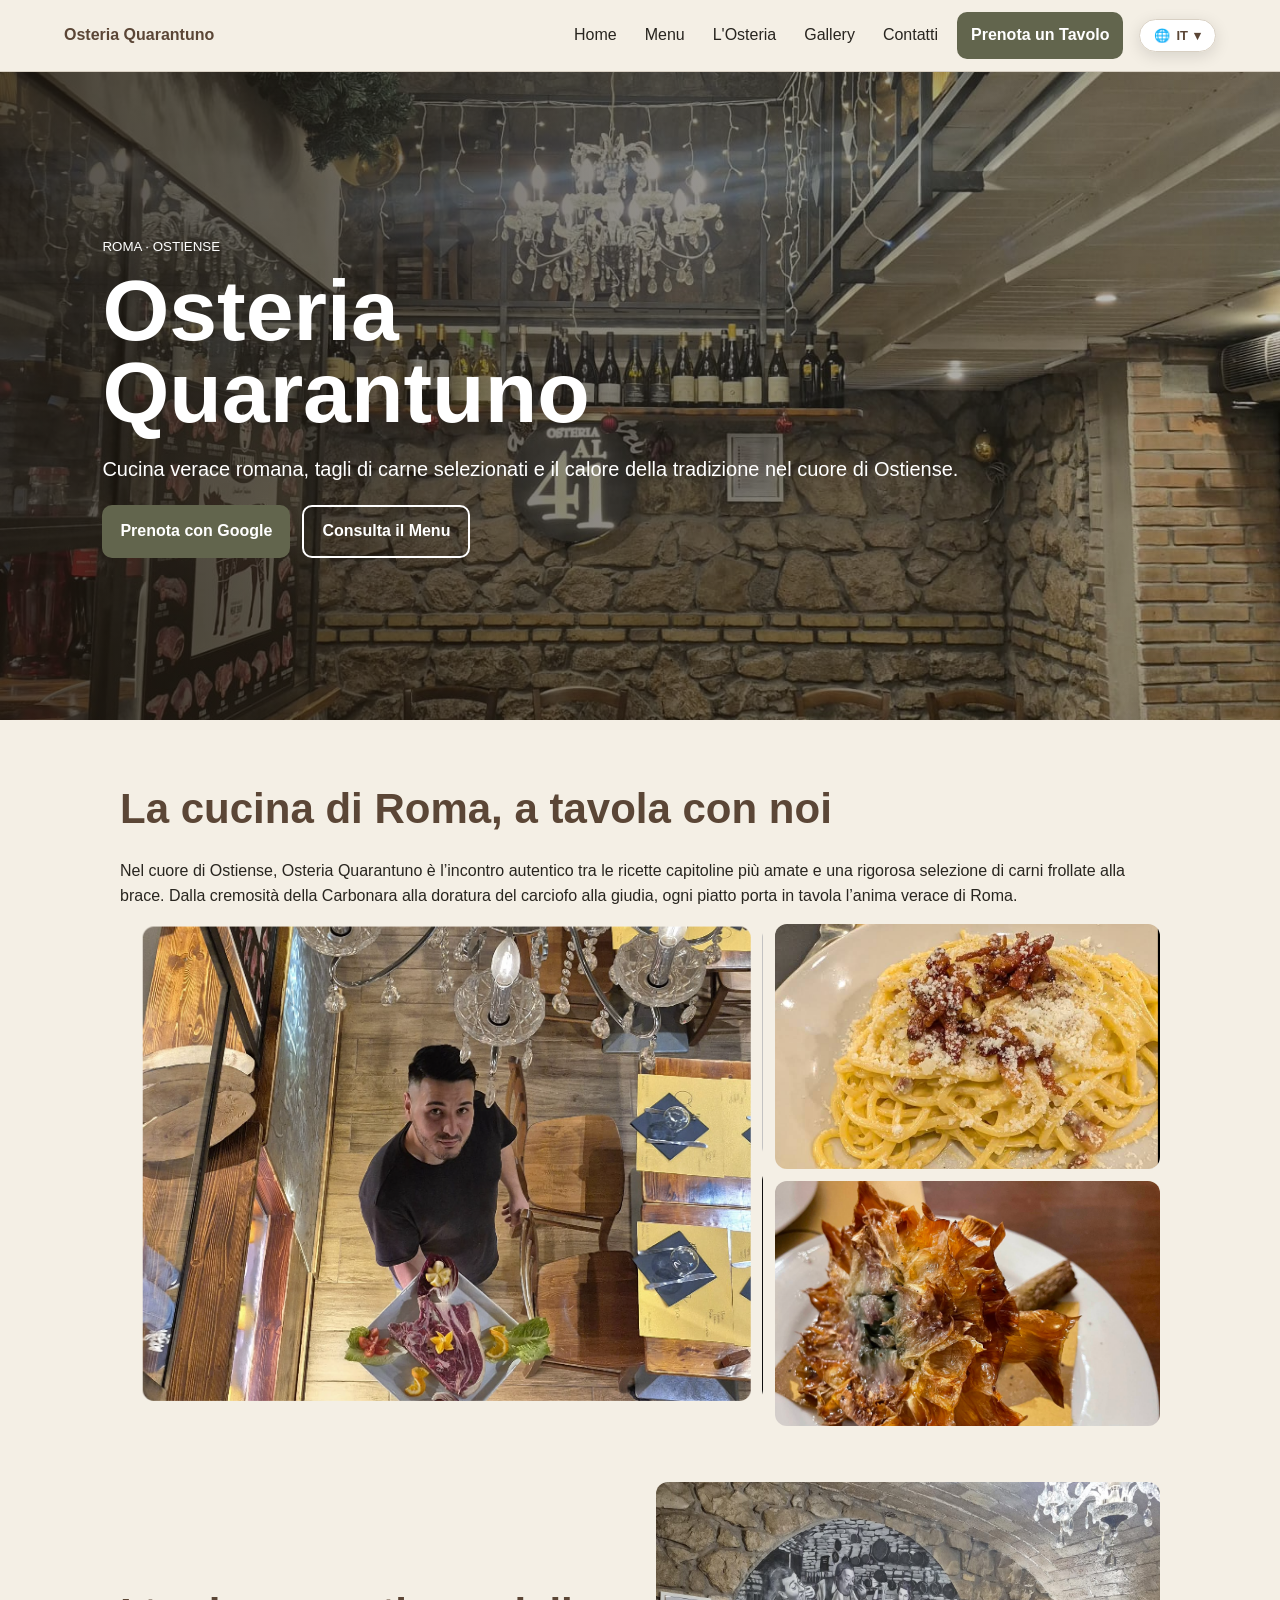
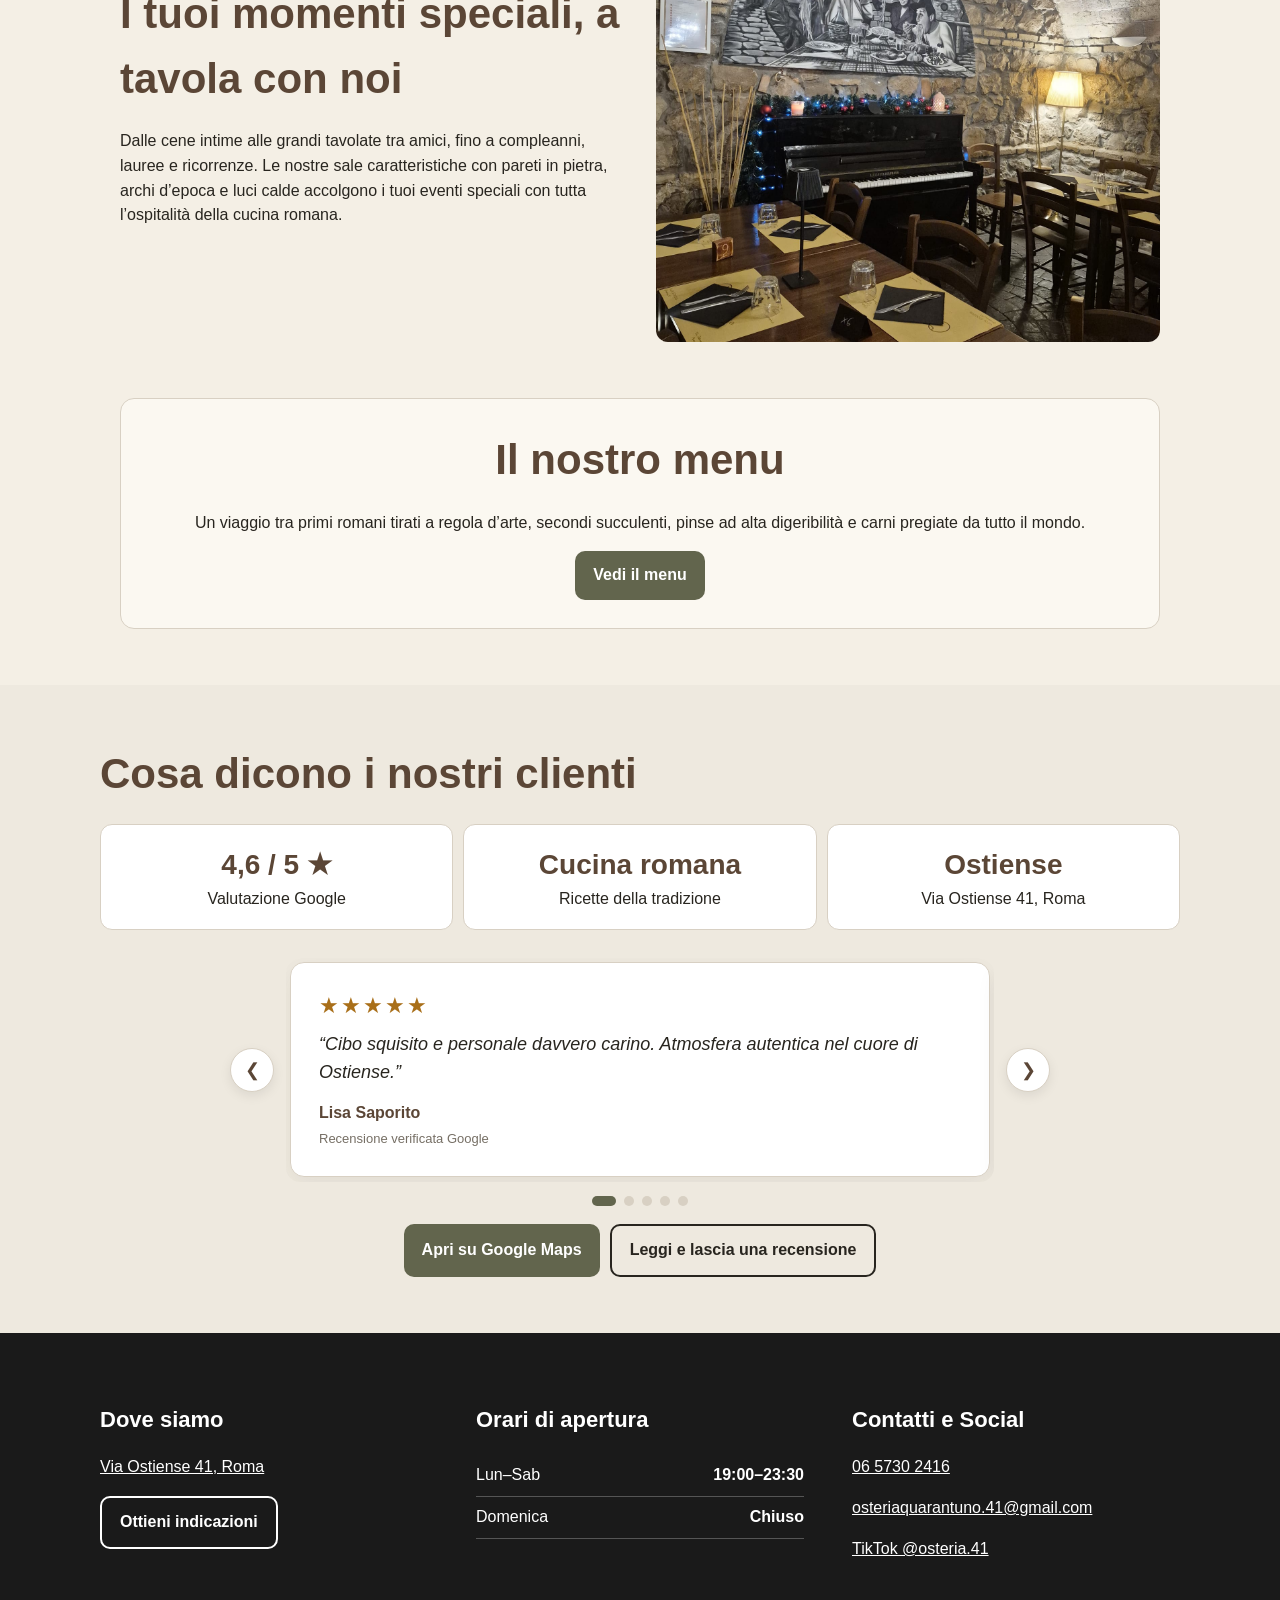
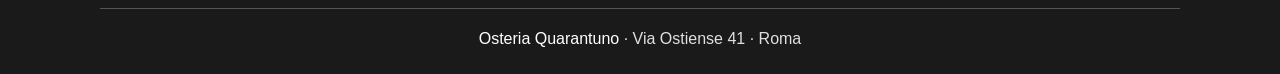
<file: index.html>
﻿<!doctype html><html lang='it'><head>
<meta charset='utf-8'>
<meta name='viewport' content='width=device-width,initial-scale=1'>
<title>Osteria Quarantuno | Cucina Romana e Carne alla Brace a Roma Ostiense</title>
<meta name='description' content='Osteria Quarantuno a Roma Ostiense: i grandi primi della tradizione romana, carni pregiate frollate, carciofi alla giudia e pinse. Prenota il tuo tavolo con Google.'>
<meta property='og:title' content='Osteria Quarantuno | Cucina Romana a Roma Ostiense'>
<meta property='og:description' content='Cucina verace romana, tagli di carne selezionati e ambiente d’atmosfera in Via Ostiense 41. Prenota online.'>
<meta property='og:image' content='chef-fiorentina.png'>
<meta property='og:type' content='restaurant'>
<link rel='stylesheet' href='style.css'>
<script type='application/ld+json'>
{
  "@context": "https://schema.org",
  "@type": "Restaurant",
  "name": "Osteria Quarantuno",
  "image": "chef-fiorentina.png",
  "address": {
    "@type": "PostalAddress",
    "streetAddress": "Via Ostiense 41",
    "addressLocality": "Roma",
    "postalCode": "00154",
    "addressCountry": "IT"
  },
  "geo": {
    "@type": "GeoCoordinates",
    "latitude": 41.87404,
    "longitude": 12.47816
  },
  "telephone": "+390657302416",
  "email": "osteriaquarantuno.41@gmail.com",
  "servesCuisine": ["Romana", "Italiana", "Carne"],
  "priceRange": "€€",
  "openingHoursSpecification": [
    {
      "@type": "OpeningHoursSpecification",
      "dayOfWeek": ["Monday", "Tuesday", "Wednesday", "Thursday", "Friday", "Saturday"],
      "opens": "19:00",
      "closes": "23:30"
    }
  ],
  "potentialAction": {
    "@type": "ReserveAction",
    "target": {
      "@type": "EntryPoint",
      "urlTemplate": "https://www.google.com/maps/reserve/v/dine/c/Px90FsZbLdE?source=pa&opi=79508299&hl=it",
      "actionPlatform": ["http://schema.org/DesktopWebPlatform", "http://schema.org/MobileWebPlatform"]
    },
    "result": {
      "@type": "FoodEstablishmentReservation",
      "name": "Prenotazione Tavolo"
    }
  }
}
</script>
</head><body><nav class='nav'><a class='brand notranslate' translate='no' href='index.html'>Osteria Quarantuno</a><div class='navlinks'><a href='index.html'>Home</a><a href='menu.html'>Menu</a><a href='osteria.html'>L'Osteria</a><a href='gallery.html'>Gallery</a><a href='contatti.html'>Contatti</a><a class='nav-book' href='https://www.google.com/maps/reserve/v/dine/c/Px90FsZbLdE?source=pa&opi=79508299&hl=it' target='_blank' rel='noopener noreferrer'>Prenota un Tavolo</a><div class='lang-corner notranslate'><button class='lang-btn' id='langToggle' aria-label='Seleziona lingua'>🌐 <span id='langLabel'>IT</span> ▾</button><div class='lang-dropdown notranslate' id='langMenu'><button type='button' class='active' onclick="changeLang('it')"><svg class="lang-flag" viewBox="0 0 640 480" width="18" height="12"><g fill-rule="evenodd" stroke-width="1pt"><path fill="#fff" d="M0 0h640v480H0z"/><path fill="#009246" d="M0 0h213.3v480H0z"/><path fill="#ce2b37" d="M426.7 0H640v480H426.7z"/></g></svg> Italiano</button><button type='button' onclick="changeLang('en')"><svg class="lang-flag" viewBox="0 0 60 30" width="18" height="12"><clipPath id="s"><path d="M0 0v30h60V0z"/></clipPath><clipPath id="t"><path d="M30 15h30v15zv15H0zH0V0zV0h30z"/></clipPath><g clip-path="url(#s)"><path d="M0 0v30h60V0z" fill="#012169"/><path d="M0 0l60 30m0-30L0 30" stroke="#fff" stroke-width="6"/><path d="M0 0l60 30m0-30L0 30" clip-path="url(#t)" stroke="#C8102E" stroke-width="4"/><path d="M30 0v30M0 15h60" stroke="#fff" stroke-width="10"/><path d="M30 0v30M0 15h60" stroke="#C8102E" stroke-width="6"/></g></svg> English</button><button type='button' onclick="changeLang('de')"><svg class="lang-flag" viewBox="0 0 5 3" width="18" height="12"><rect id="black_stripe" width="5" height="3" y="0" x="0" fill="#000"/><rect id="red_stripe" width="5" height="2" y="1" x="0" fill="#D00"/><rect id="gold_stripe" width="5" height="1" y="2" x="0" fill="#FFCE00"/></svg> Deutsch</button><button type='button' onclick="changeLang('fr')"><svg class="lang-flag" viewBox="0 0 640 480" width="18" height="12"><g fill-rule="evenodd" stroke-width="1pt"><path fill="#fff" d="M0 0h640v480H0z"/><path fill="#002395" d="M0 0h213.3v480H0z"/><path fill="#ed2939" d="M426.7 0H640v480H426.7z"/></g></svg> Français</button></div></div></div></nav><header class='hero'><div class='hero-bg active' style='background-image:url("hero-sala.jpg");'></div><div class='hero-bg' style='background-image:url("chef-fiorentina.png");'></div><div class='hero-bg' style='background-image:url("carbonara.png");'></div><div class='hero-bg' style='background-image:url("sala-eventi.jpg");'></div><div class='hero-overlay'></div><div class='hero-content'><small>ROMA · OSTIENSE</small><h1><span class='notranslate' translate='no'>Osteria<br>Quarantuno</span></h1><p>Cucina verace romana, tagli di carne selezionati e il calore della tradizione nel cuore di Ostiense.</p><div class='hero-actions'><a class='btn primary' href='https://www.google.com/maps/reserve/v/dine/c/Px90FsZbLdE?source=pa&opi=79508299&hl=it' target='_blank' rel='noopener noreferrer'>Prenota con Google</a><a class='btn secondary' href='menu.html'>Consulta il Menu</a></div></div></header><main class='wrap'><section><h2 class='title'>La cucina di Roma, a tavola con noi</h2><p>Nel cuore di Ostiense, <span class='notranslate' translate='no'>Osteria Quarantuno</span> è l’incontro autentico tra le ricette capitoline più amate e una rigorosa selezione di carni frollate alla brace. Dalla cremosità della Carbonara alla doratura del carciofo alla giudia, ogni piatto porta in tavola l’anima verace di Roma.</p><div class='home-photos'><img src='chef-fiorentina.png' alt='Il nostro chef con la bistecca fiorentina'><img src='carbonara.png' alt='Spaghetti alla Carbonara con guanciale croccante'><img src='carciofo-giudia.png' alt='Carciofo alla Giudia'></div></section><section class='special-events'><div class='copy'><h2 class='title'>I tuoi momenti speciali, a tavola con noi</h2><p>Dalle cene intime alle grandi tavolate tra amici, fino a compleanni, lauree e ricorrenze. Le nostre sale caratteristiche con pareti in pietra, archi d’epoca e luci calde accolgono i tuoi eventi speciali con tutta l’ospitalità della cucina romana.</p></div><img src='sala-eventi.jpg'></section><section class='menu-cta'><h2 class='title'>Il nostro menu</h2><p>Un viaggio tra primi romani tirati a regola d’arte, secondi succulenti, pinse ad alta digeribilità e carni pregiate da tutto il mondo.</p><a class='btn primary' href='menu.html'>Vedi il menu</a></section></main><section class='proof'><div class='proof-in'><h2 class='title'>Cosa dicono i nostri clienti</h2><div class='stats'><div class='stat'><strong>4,6 / 5 ★</strong>Valutazione Google</div><div class='stat'><strong>Cucina romana</strong>Ricette della tradizione</div><div class='stat'><strong>Ostiense</strong>Via Ostiense 41, Roma</div></div><div class='reviews-slider-wrap'><button class='slider-arrow prev' id='revPrev' aria-label='Recensione precedente'>&#10094;</button><div class='reviews-track-container' id='revContainer'><div class='reviews-track' id='revTrack'>
<article class='review-slide'><div class='review-card'><div class='stars'>★★★★★</div><blockquote>“Cibo squisito e personale davvero carino. Atmosfera autentica nel cuore di Ostiense.”</blockquote><b>Lisa Saporito</b><br><span>Recensione verificata Google</span></div></article>
<article class='review-slide'><div class='review-card'><div class='stars'>★★★★★</div><blockquote>“Esperienza davvero ottima! La tagliata di carne è favolosa e i primi romani sono da sogno.”</blockquote><b>Eleonora Salomone</b><br><span>Recensione verificata Google</span></div></article>
<article class='review-slide'><div class='review-card'><div class='stars'>★★★★★</div><blockquote>“Carbonara e gricia cremosissime, porzioni abbondanti e un servizio caldo che ti fa sentire a casa.”</blockquote><b>Marco Rossi</b><br><span>Recensione verificata Google</span></div></article>
<article class='review-slide'><div class='review-card'><div class='stars'>★★★★★</div><blockquote>“Carciofo alla giudia croccante e dorato al punto giusto. Carne frollata eccezionale!”</blockquote><b>Francesca B.</b><br><span>Recensione verificata Google</span></div></article>
<article class='review-slide'><div class='review-card'><div class='stars'>★★★★★</div><blockquote>“Locale caratteristico con archi e pietre a vista, perfetto per una serata tra amici o in coppia.”</blockquote><b>Alessandro M.</b><br><span>Recensione verificata Google</span></div></article>
</div></div><button class='slider-arrow next' id='revNext' aria-label='Recensione successiva'>&#10095;</button></div><div class='slider-dots' id='revDots'><span class='dot active' data-index='0'></span><span class='dot' data-index='1'></span><span class='dot' data-index='2'></span><span class='dot' data-index='3'></span><span class='dot' data-index='4'></span></div><div class='proof-actions'><a class='btn primary' href='https://www.google.com/maps/search/?api=1&query=Osteria%20Quarantuno%20Via%20Ostiense%2041%20Roma' target='_blank'>Apri su Google Maps</a><a class='btn secondary' href='https://g.page/r/CS8dJFCCsWUCEBM/review' target='_blank'>Leggi e lascia una recensione</a></div></div></section><footer class='footer'><div class='footer-grid'><section><h2>Dove siamo</h2><p><a href='https://www.google.com/maps/search/?api=1&query=Via%20Ostiense%2041%2C%20Roma' target='_blank' rel='noopener noreferrer'>Via Ostiense 41, Roma</a></p><a class='btn secondary' href='https://www.google.com/maps/search/?api=1&query=Via%20Ostiense%2041%2C%20Roma' target='_blank' rel='noopener noreferrer'>Ottieni indicazioni</a></section><section><h2>Orari di apertura</h2><div class='hours'><div><span>Lun–Sab</span><strong>19:00–23:30</strong></div><div><span>Domenica</span><strong>Chiuso</strong></div></div></section><section><h2>Contatti e Social</h2><p><a href='tel:+390657302416'>06 5730 2416</a></p><p><a href='mailto:osteriaquarantuno.41@gmail.com'>osteriaquarantuno.41@gmail.com</a></p><p><a href='https://www.tiktok.com/@osteria.41' target='_blank' rel='noopener noreferrer'>TikTok @osteria.41</a></p></section></div><div class='footer-bottom'><span class='notranslate' translate='no'>Osteria Quarantuno</span> · Via Ostiense 41 · Roma</div></footer><a class='floating' href='https://www.google.com/maps/reserve/v/dine/c/Px90FsZbLdE?source=pa&opi=79508299&hl=it' target='_blank' rel='noopener noreferrer'><svg viewBox='0 0 24 24' fill='none' stroke='currentColor' stroke-width='2' stroke-linecap='round' stroke-linejoin='round'><rect x='3' y='4' width='18' height='18' rx='2' ry='2'></rect><line x1='16' y1='2' x2='16' y2='6'></line><line x1='8' y1='2' x2='8' y2='6'></line><line x1='3' y1='10' x2='21' y2='10'></line></svg>Prenota con Google</a><div id='google_translate_element'></div>
<script>
(function(){
  const track = document.getElementById('revTrack');
  const slides = document.querySelectorAll('.review-slide');
  const dots = document.querySelectorAll('.slider-dots .dot');
  const prev = document.getElementById('revPrev');
  const next = document.getElementById('revNext');
  const container = document.getElementById('revContainer');
  if(!track || slides.length === 0) return;

  let current = 0;
  let timer = null;

  function updateSlider(idx){
    current = (idx + slides.length) % slides.length;
    track.style.transform = 'translateX(-' + (current * 100) + '%)';
    dots.forEach((d, i) => d.classList.toggle('active', i === current));
  }

  function nextSlide(){ updateSlider(current + 1); }
  function prevSlide(){ updateSlider(current - 1); }

  if(next) next.addEventListener('click', () => { nextSlide(); resetTimer(); });
  if(prev) prev.addEventListener('click', () => { prevSlide(); resetTimer(); });

  dots.forEach(d => {
    d.addEventListener('click', () => {
      const idx = parseInt(d.getAttribute('data-index'), 10);
      updateSlider(idx);
      resetTimer();
    });
  });

  function startTimer(){
    timer = setInterval(nextSlide, 4500);
  }
  function resetTimer(){
    clearInterval(timer);
    startTimer();
  }

  if(container){
    container.addEventListener('mouseenter', () => clearInterval(timer));
    container.addEventListener('mouseleave', () => startTimer());

    // Touch swipe support per smartphone
    let touchStartX = 0;
    let touchEndX = 0;
    container.addEventListener('touchstart', e => {
      touchStartX = e.changedTouches[0].screenX;
      clearInterval(timer);
    }, {passive: true});

    container.addEventListener('touchend', e => {
      touchEndX = e.changedTouches[0].screenX;
      if(touchStartX - touchEndX > 40) { nextSlide(); }
      else if(touchEndX - touchStartX > 40) { prevSlide(); }
      startTimer();
    }, {passive: true});
  }

  startTimer();
})();

const bgs=document.querySelectorAll('.hero-bg');if(bgs.length>1){let idx=0;setInterval(()=>{bgs[idx].classList.remove('active');idx=(idx+1)%bgs.length;bgs[idx].classList.add('active');},4500);}
function googleTranslateElementInit(){new google.translate.TranslateElement({pageLanguage:'it',includedLanguages:'it,en,de,fr',autoDisplay:false},'google_translate_element');}
function changeLang(lang){
  var isIt = (lang === 'it');
  var val = isIt ? '' : lang;
  
  // Imposta cookie di traduzione
  document.cookie = 'googtrans=/it/' + val + ';path=/';
  if(window.location.hostname){
    document.cookie = 'googtrans=/it/' + val + ';domain=' + window.location.hostname + ';path=/';
    document.cookie = 'googtrans=/it/' + val + ';domain=.' + window.location.hostname + ';path=/';
  }
  
  if(isIt){
    // Ripristina lingua originale tramite iframe restore di Google
    var restored = false;
    var frames = document.querySelectorAll('iframe.goog-te-banner-frame, iframe[id*="container"]');
    frames.forEach(function(f){
      try {
        if(f.contentDocument){
          var btn = f.contentDocument.querySelector('button[id*="restore"], .goog-close-link, #goog-gt-tt button');
          if(btn){
            btn.click();
            restored = true;
          }
        }
      } catch(e){}
    });
    
    var combo = document.querySelector('.goog-te-combo');
    if(combo){
      combo.value = '';
      combo.dispatchEvent(new Event('change'));
    }
    
    // Se non c'è l'iframe attivo (es. dopo refresh), ricarica pulito
    if(!restored && combo && combo.value !== ''){
      window.location.reload();
    }
  } else {
    var combo = document.querySelector('.goog-te-combo');
    if(combo){
      combo.value = val;
      combo.dispatchEvent(new Event('change'));
    } else {
      window.location.reload();
    }
  }
  
  var labels = {it:'IT', en:'EN', de:'DE', fr:'FR'};
  var lbl = document.getElementById('langLabel');
  if(lbl) lbl.textContent = labels[lang] || 'IT';
  
  document.querySelectorAll('.lang-dropdown button').forEach(function(b){
    b.classList.remove('active');
    if(b.getAttribute('onclick') && b.getAttribute('onclick').indexOf(lang) !== -1){
      b.classList.add('active');
    }
  });
  
  var m = document.getElementById('langMenu');
  if(m) m.classList.remove('show');
}
(function(){
  var btn = document.getElementById('langToggle');
  var menu = document.getElementById('langMenu');
  if(btn && menu){
    btn.addEventListener('click', function(e){
      e.stopPropagation();
      menu.classList.toggle('show');
    });
    document.addEventListener('click', function(){
      menu.classList.remove('show');
    });
  }
  var m = document.cookie.match(/googtrans=\/it\/([a-z]{2})/);
  if(m && m[1]){
    var l = m[1];
    var labels = {it:'IT', en:'EN', de:'DE', fr:'FR'};
    var span = document.getElementById('langLabel');
    if(span && labels[l]) span.textContent = labels[l];
    document.querySelectorAll('.lang-dropdown button').forEach(function(b){
      b.classList.remove('active');
      if(b.getAttribute('onclick') && b.getAttribute('onclick').indexOf(l) !== -1){
        b.classList.add('active');
      }
    });
  }
})();</script>
<script src='https://translate.google.com/translate_a/element.js?cb=googleTranslateElementInit'></script></body></html>
</file>
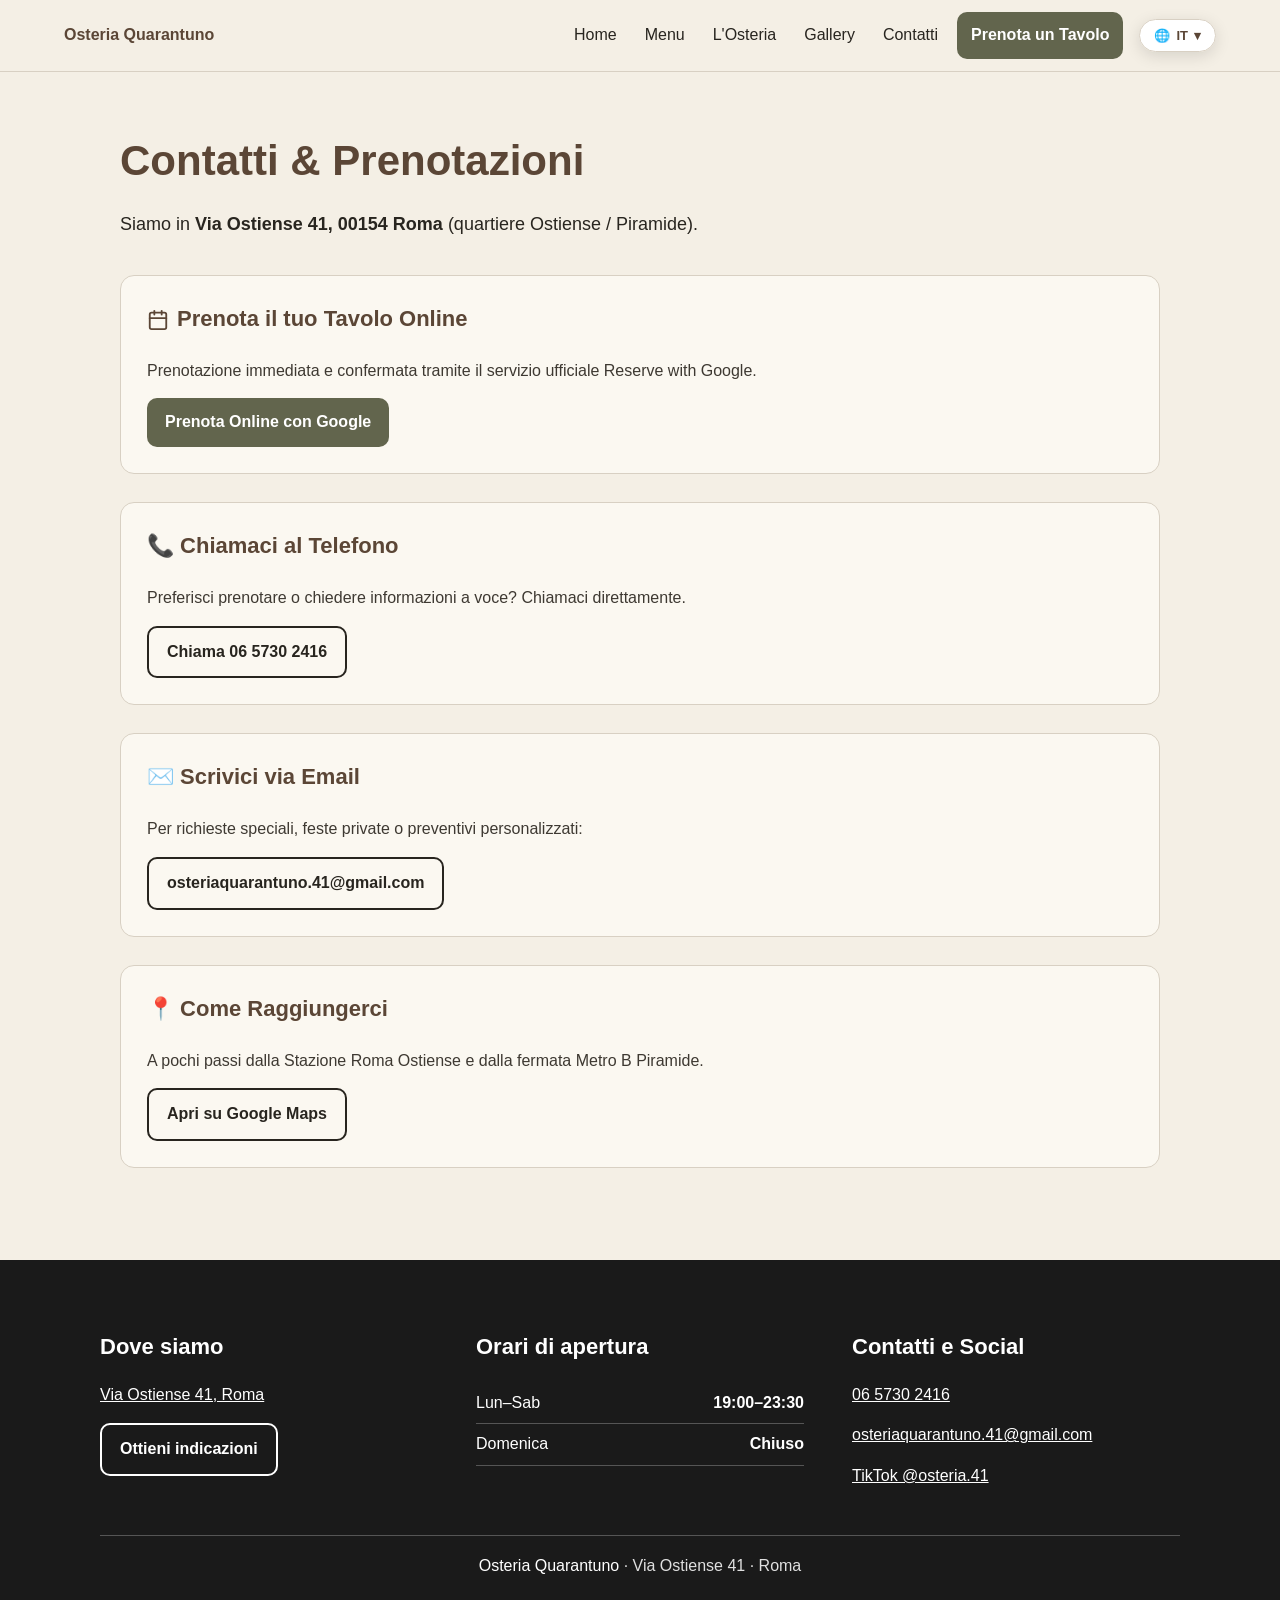
<file: contatti.html>
﻿<!doctype html><html lang='it'><head><meta charset='utf-8'><meta name='viewport' content='width=device-width,initial-scale=1'><title>Contatti | Osteria Quarantuno</title><link rel='stylesheet' href='style.css'></head><body><nav class='nav'><a class='brand notranslate' translate='no' href='index.html'>Osteria Quarantuno</a><div class='navlinks'><a href='index.html'>Home</a><a href='menu.html'>Menu</a><a href='osteria.html'>L'Osteria</a><a href='gallery.html'>Gallery</a><a href='contatti.html'>Contatti</a><a class='nav-book' href='https://www.google.com/maps/reserve/v/dine/c/Px90FsZbLdE?source=pa&opi=79508299&hl=it' target='_blank' rel='noopener noreferrer'>Prenota un Tavolo</a><div class='lang-corner notranslate'><button class='lang-btn' id='langToggle' aria-label='Seleziona lingua'>🌐 <span id='langLabel'>IT</span> ▾</button><div class='lang-dropdown notranslate' id='langMenu'><button type='button' class='active' onclick="changeLang('it')"><svg class="lang-flag" viewBox="0 0 640 480" width="18" height="12"><g fill-rule="evenodd" stroke-width="1pt"><path fill="#fff" d="M0 0h640v480H0z"/><path fill="#009246" d="M0 0h213.3v480H0z"/><path fill="#ce2b37" d="M426.7 0H640v480H426.7z"/></g></svg> Italiano</button><button type='button' onclick="changeLang('en')"><svg class="lang-flag" viewBox="0 0 60 30" width="18" height="12"><clipPath id="s"><path d="M0 0v30h60V0z"/></clipPath><clipPath id="t"><path d="M30 15h30v15zv15H0zH0V0zV0h30z"/></clipPath><g clip-path="url(#s)"><path d="M0 0v30h60V0z" fill="#012169"/><path d="M0 0l60 30m0-30L0 30" stroke="#fff" stroke-width="6"/><path d="M0 0l60 30m0-30L0 30" clip-path="url(#t)" stroke="#C8102E" stroke-width="4"/><path d="M30 0v30M0 15h60" stroke="#fff" stroke-width="10"/><path d="M30 0v30M0 15h60" stroke="#C8102E" stroke-width="6"/></g></svg> English</button><button type='button' onclick="changeLang('de')"><svg class="lang-flag" viewBox="0 0 5 3" width="18" height="12"><rect id="black_stripe" width="5" height="3" y="0" x="0" fill="#000"/><rect id="red_stripe" width="5" height="2" y="1" x="0" fill="#D00"/><rect id="gold_stripe" width="5" height="1" y="2" x="0" fill="#FFCE00"/></svg> Deutsch</button><button type='button' onclick="changeLang('fr')"><svg class="lang-flag" viewBox="0 0 640 480" width="18" height="12"><g fill-rule="evenodd" stroke-width="1pt"><path fill="#fff" d="M0 0h640v480H0z"/><path fill="#002395" d="M0 0h213.3v480H0z"/><path fill="#ed2939" d="M426.7 0H640v480H426.7z"/></g></svg> Français</button></div></div></div></nav><main class='wrap'>
<h1 class='title'>Contatti & Prenotazioni</h1>
<p style='font-size:18px;'>Siamo in <b>Via Ostiense 41, 00154 Roma</b> (quartiere Ostiense / Piramide).</p>

<div class='osteria-story'>
  <div class='story-card'>
    <h3><svg viewBox='0 0 24 24' width='22' height='22' fill='none' stroke='currentColor' stroke-width='2' stroke-linecap='round' stroke-linejoin='round' style='vertical-align:middle;margin-right:8px;'><rect x='3' y='4' width='18' height='18' rx='2' ry='2'></rect><line x1='16' y1='2' x2='16' y2='6'></line><line x1='8' y1='2' x2='8' y2='6'></line><line x1='3' y1='10' x2='21' y2='10'></line></svg>Prenota il tuo Tavolo Online</h3>
    <p style='margin-bottom:14px;'>Prenotazione immediata e confermata tramite il servizio ufficiale Reserve with Google.</p>
    <a class='btn primary' href='https://www.google.com/maps/reserve/v/dine/c/Px90FsZbLdE?source=pa&opi=79508299&hl=it' target='_blank' rel='noopener noreferrer'>Prenota Online con Google</a>
  </div>

  <div class='story-card'>
    <h3>📞 Chiamaci al Telefono</h3>
    <p style='margin-bottom:14px;'>Preferisci prenotare o chiedere informazioni a voce? Chiamaci direttamente.</p>
    <a class='btn secondary' href='tel:+390657302416'>Chiama 06 5730 2416</a>
  </div>

  <div class='story-card'>
    <h3>✉️ Scrivici via Email</h3>
    <p style='margin-bottom:14px;'>Per richieste speciali, feste private o preventivi personalizzati:</p>
    <a class='btn secondary' href='mailto:osteriaquarantuno.41@gmail.com'>osteriaquarantuno.41@gmail.com</a>
  </div>

  <div class='story-card'>
    <h3>📍 Come Raggiungerci</h3>
    <p style='margin-bottom:14px;'>A pochi passi dalla Stazione Roma Ostiense e dalla fermata Metro B Piramide.</p>
    <a class='btn secondary' href='https://www.google.com/maps/search/?api=1&query=Via%20Ostiense%2041%2C%20Roma' target='_blank' rel='noopener noreferrer'>Apri su Google Maps</a>
  </div>
</div>
</main><footer class='footer'><div class='footer-grid'><section><h2>Dove siamo</h2><p><a href='https://www.google.com/maps/search/?api=1&query=Via%20Ostiense%2041%2C%20Roma' target='_blank' rel='noopener noreferrer'>Via Ostiense 41, Roma</a></p><a class='btn secondary' href='https://www.google.com/maps/search/?api=1&query=Via%20Ostiense%2041%2C%20Roma' target='_blank' rel='noopener noreferrer'>Ottieni indicazioni</a></section><section><h2>Orari di apertura</h2><div class='hours'><div><span>Lun–Sab</span><strong>19:00–23:30</strong></div><div><span>Domenica</span><strong>Chiuso</strong></div></div></section><section><h2>Contatti e Social</h2><p><a href='tel:+390657302416'>06 5730 2416</a></p><p><a href='mailto:osteriaquarantuno.41@gmail.com'>osteriaquarantuno.41@gmail.com</a></p><p><a href='https://www.tiktok.com/@osteria.41' target='_blank' rel='noopener noreferrer'>TikTok @osteria.41</a></p></section></div><div class='footer-bottom'><span class='notranslate' translate='no'>Osteria Quarantuno</span> · Via Ostiense 41 · Roma</div></footer><a class='floating' href='https://www.google.com/maps/reserve/v/dine/c/Px90FsZbLdE?source=pa&opi=79508299&hl=it' target='_blank' rel='noopener noreferrer'><svg viewBox='0 0 24 24' fill='none' stroke='currentColor' stroke-width='2' stroke-linecap='round' stroke-linejoin='round'><rect x='3' y='4' width='18' height='18' rx='2' ry='2'></rect><line x1='16' y1='2' x2='16' y2='6'></line><line x1='8' y1='2' x2='8' y2='6'></line><line x1='3' y1='10' x2='21' y2='10'></line></svg>Prenota con Google</a><div id='google_translate_element'></div>
<script>
function googleTranslateElementInit(){new google.translate.TranslateElement({pageLanguage:'it',includedLanguages:'it,en,de,fr',autoDisplay:false},'google_translate_element');}
function changeLang(lang){
  var isIt = (lang === 'it');
  var val = isIt ? '' : lang;
  
  // Imposta cookie di traduzione
  document.cookie = 'googtrans=/it/' + val + ';path=/';
  if(window.location.hostname){
    document.cookie = 'googtrans=/it/' + val + ';domain=' + window.location.hostname + ';path=/';
    document.cookie = 'googtrans=/it/' + val + ';domain=.' + window.location.hostname + ';path=/';
  }
  
  if(isIt){
    // Ripristina lingua originale tramite iframe restore di Google
    var restored = false;
    var frames = document.querySelectorAll('iframe.goog-te-banner-frame, iframe[id*="container"]');
    frames.forEach(function(f){
      try {
        if(f.contentDocument){
          var btn = f.contentDocument.querySelector('button[id*="restore"], .goog-close-link, #goog-gt-tt button');
          if(btn){
            btn.click();
            restored = true;
          }
        }
      } catch(e){}
    });
    
    var combo = document.querySelector('.goog-te-combo');
    if(combo){
      combo.value = '';
      combo.dispatchEvent(new Event('change'));
    }
    
    // Se non c'è l'iframe attivo (es. dopo refresh), ricarica pulito
    if(!restored && combo && combo.value !== ''){
      window.location.reload();
    }
  } else {
    var combo = document.querySelector('.goog-te-combo');
    if(combo){
      combo.value = val;
      combo.dispatchEvent(new Event('change'));
    } else {
      window.location.reload();
    }
  }
  
  var labels = {it:'IT', en:'EN', de:'DE', fr:'FR'};
  var lbl = document.getElementById('langLabel');
  if(lbl) lbl.textContent = labels[lang] || 'IT';
  
  document.querySelectorAll('.lang-dropdown button').forEach(function(b){
    b.classList.remove('active');
    if(b.getAttribute('onclick') && b.getAttribute('onclick').indexOf(lang) !== -1){
      b.classList.add('active');
    }
  });
  
  var m = document.getElementById('langMenu');
  if(m) m.classList.remove('show');
}
(function(){
  var btn = document.getElementById('langToggle');
  var menu = document.getElementById('langMenu');
  if(btn && menu){
    btn.addEventListener('click', function(e){
      e.stopPropagation();
      menu.classList.toggle('show');
    });
    document.addEventListener('click', function(){
      menu.classList.remove('show');
    });
  }
  var m = document.cookie.match(/googtrans=\/it\/([a-z]{2})/);
  if(m && m[1]){
    var l = m[1];
    var labels = {it:'IT', en:'EN', de:'DE', fr:'FR'};
    var span = document.getElementById('langLabel');
    if(span && labels[l]) span.textContent = labels[l];
    document.querySelectorAll('.lang-dropdown button').forEach(function(b){
      b.classList.remove('active');
      if(b.getAttribute('onclick') && b.getAttribute('onclick').indexOf(l) !== -1){
        b.classList.add('active');
      }
    });
  }
})();</script>
<script src='https://translate.google.com/translate_a/element.js?cb=googleTranslateElementInit'></script></body></html>
</file>
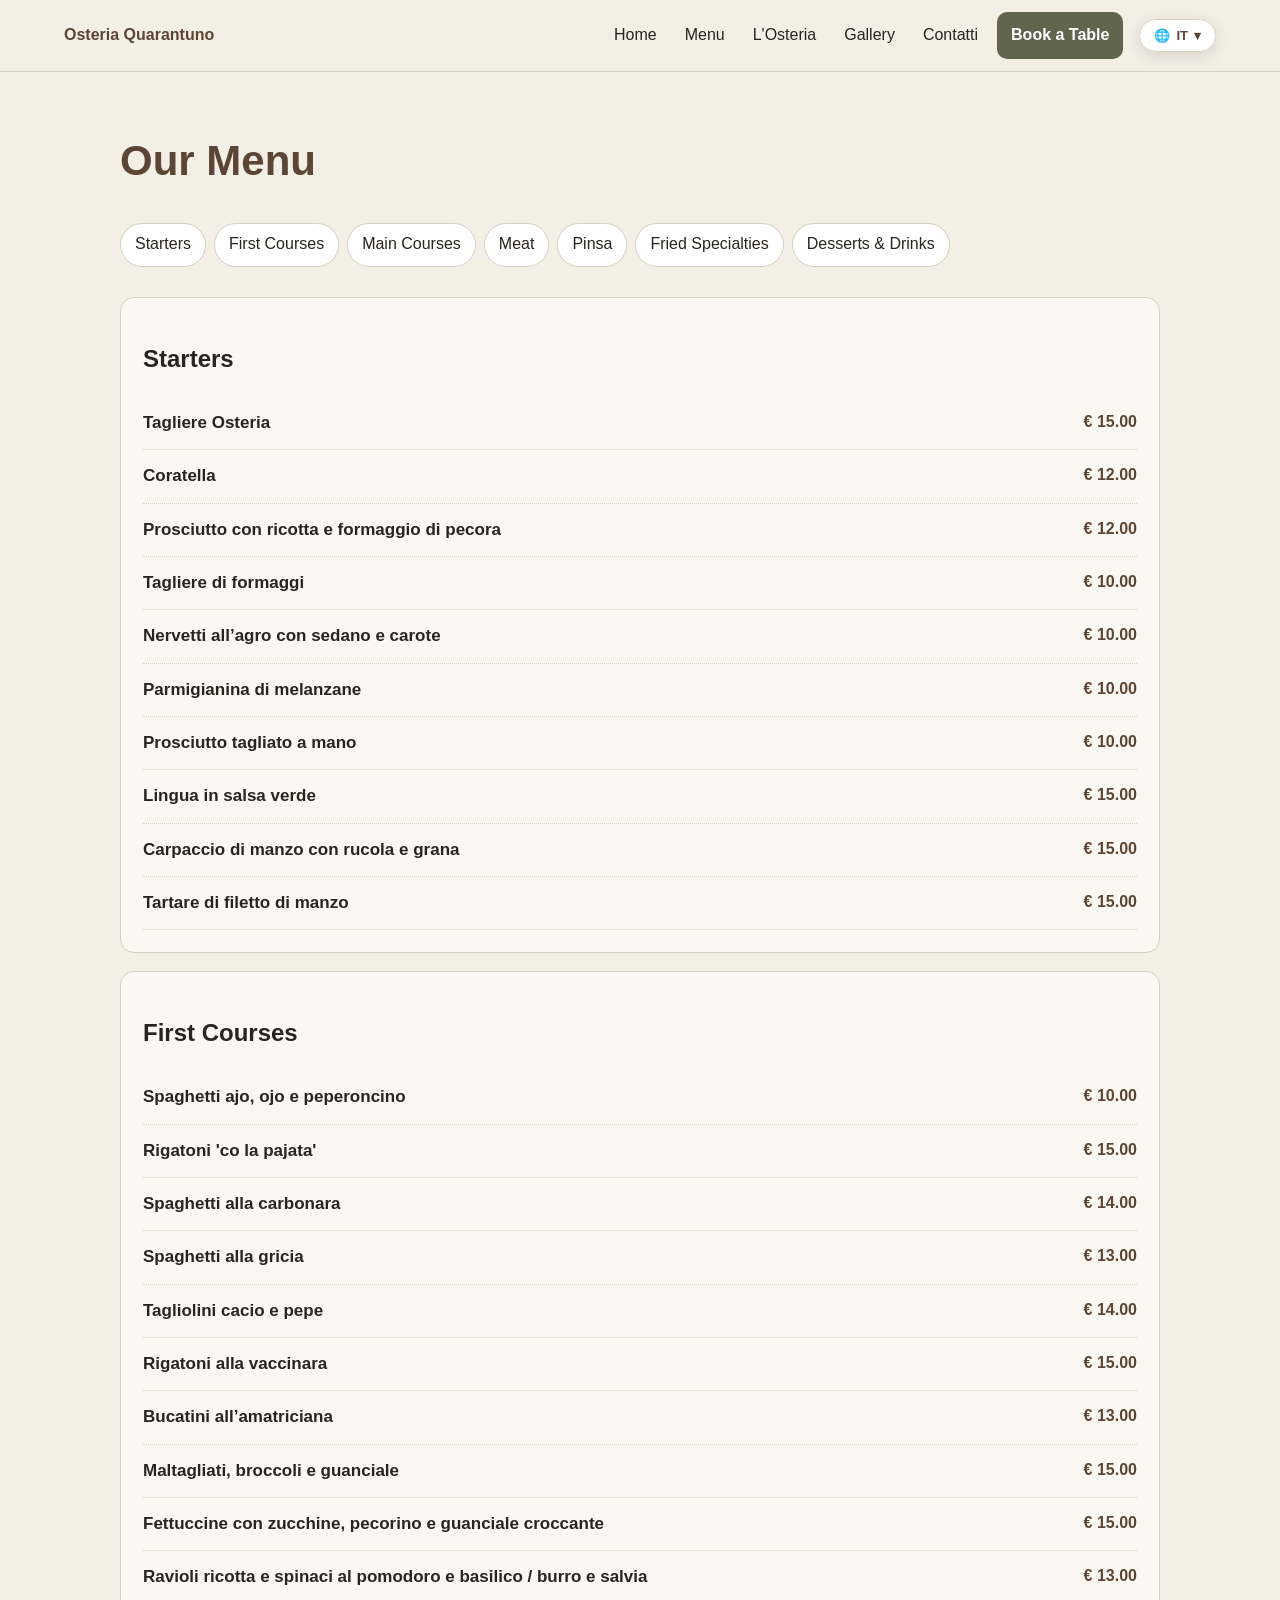
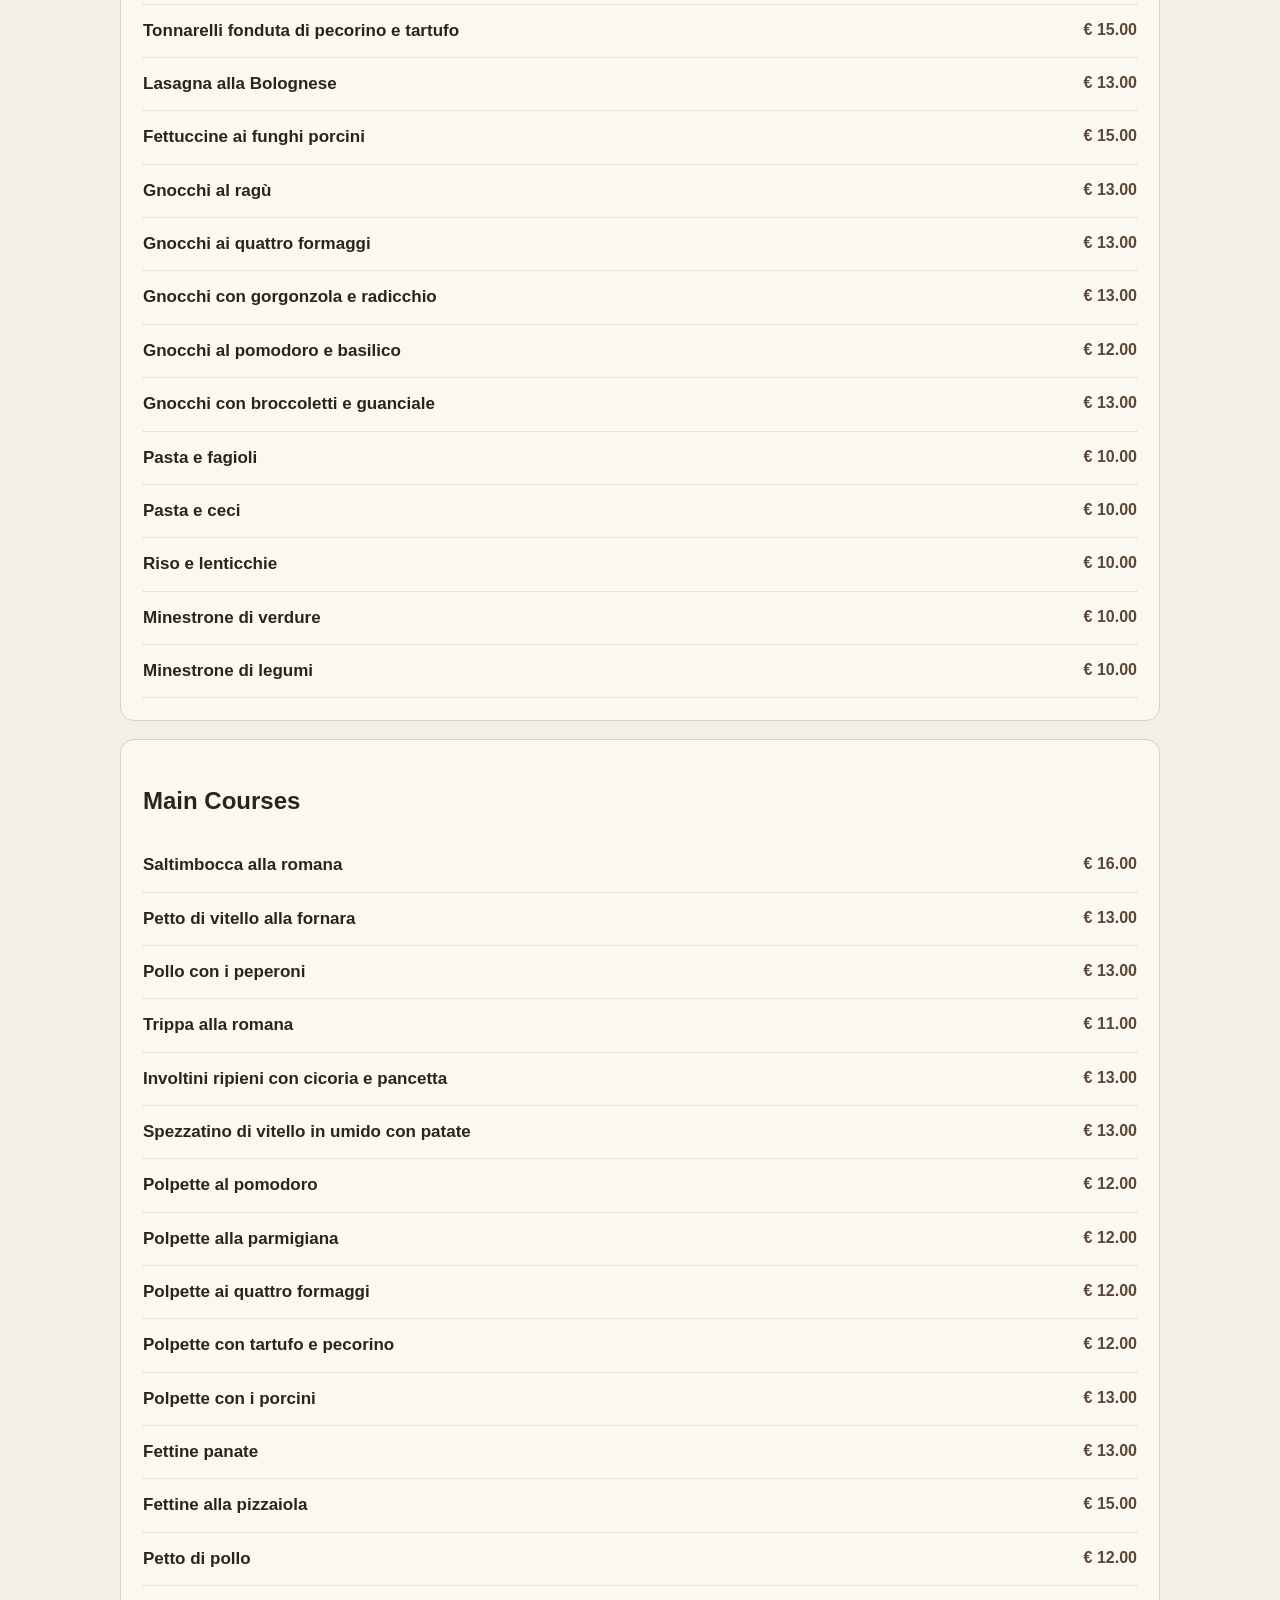
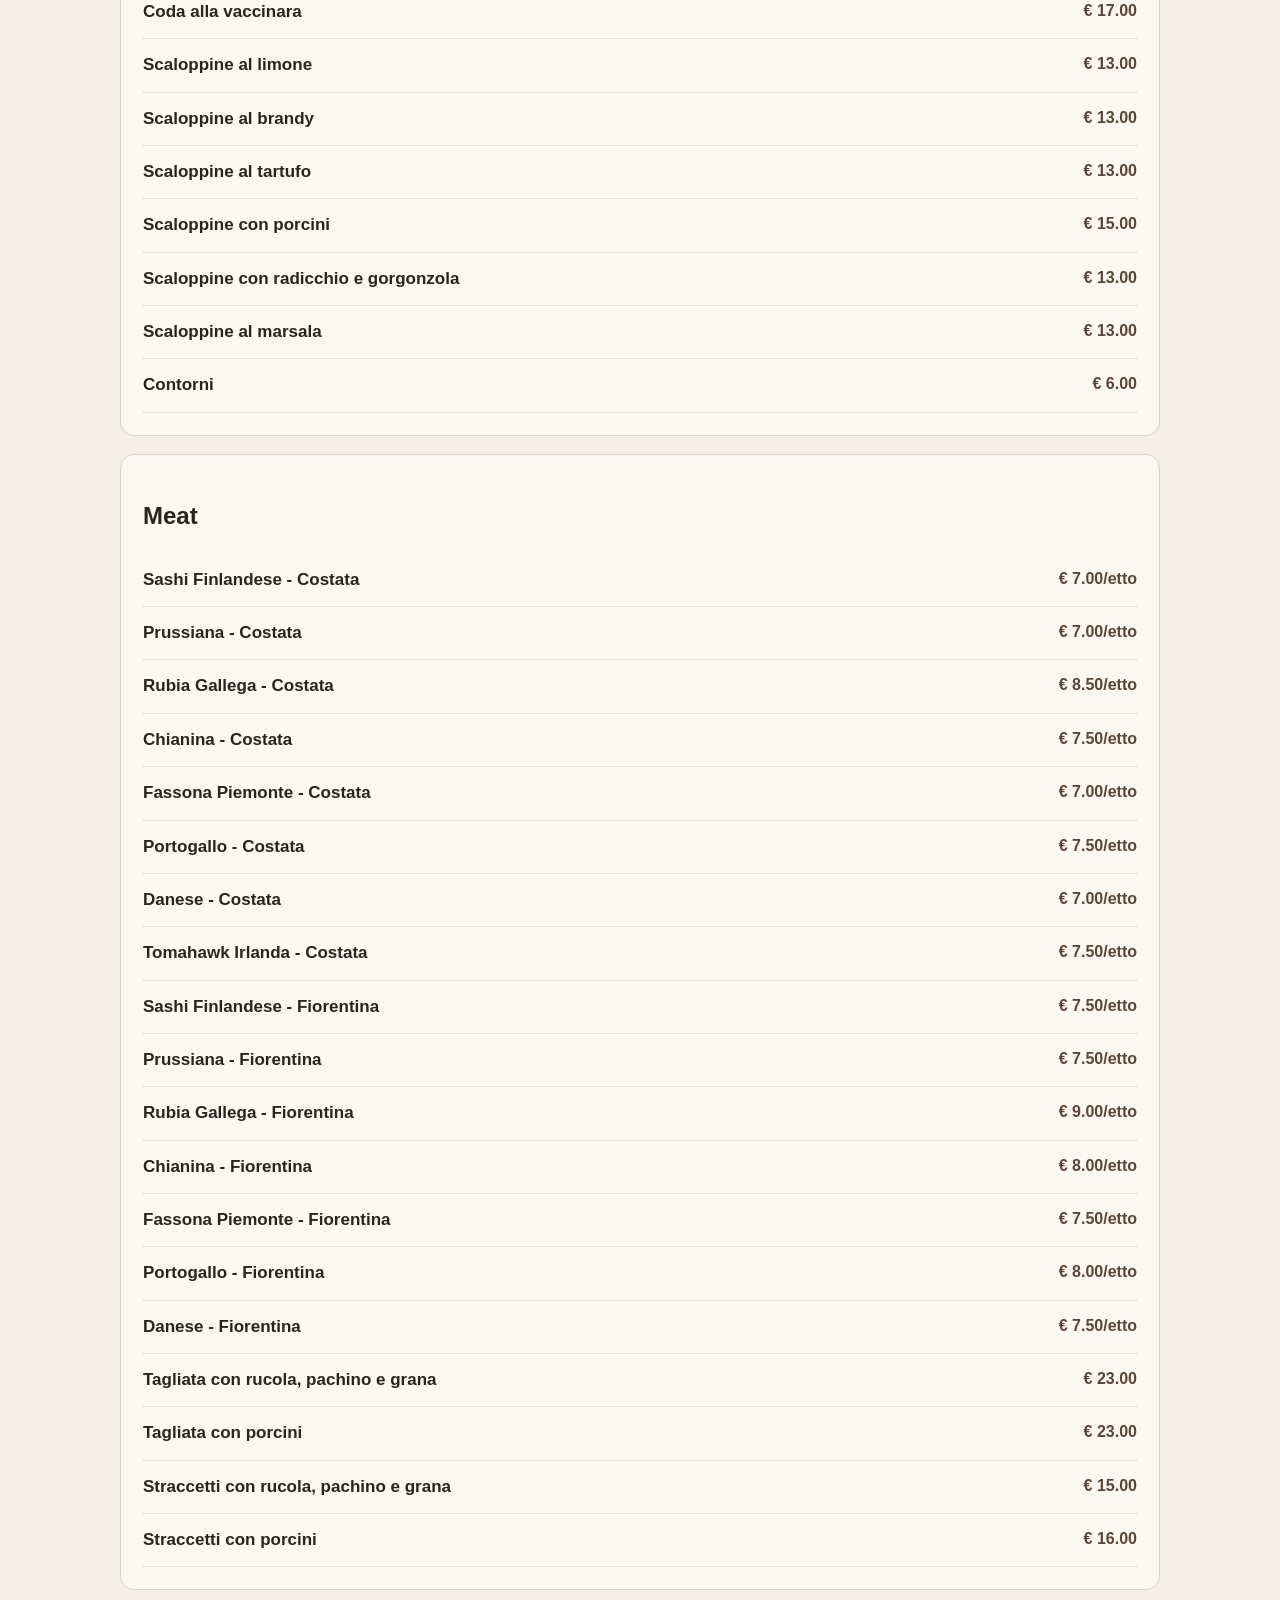
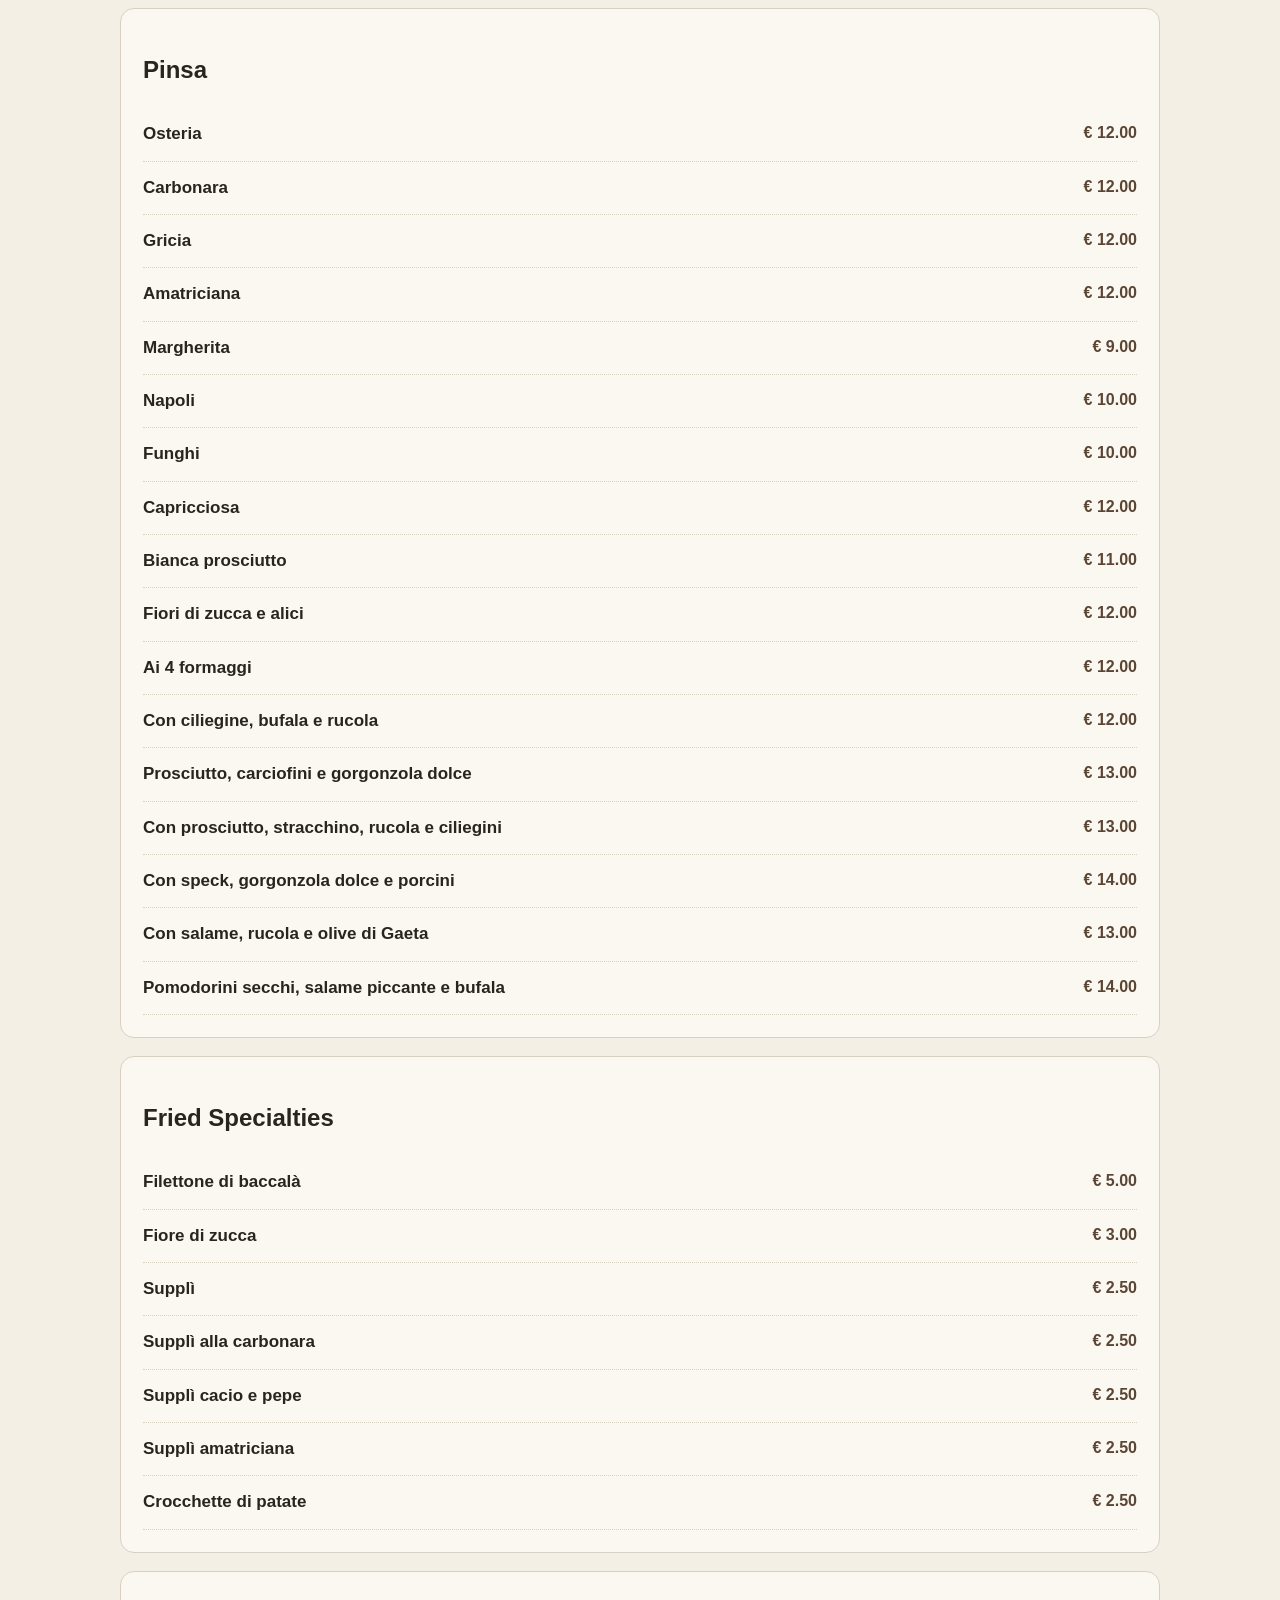
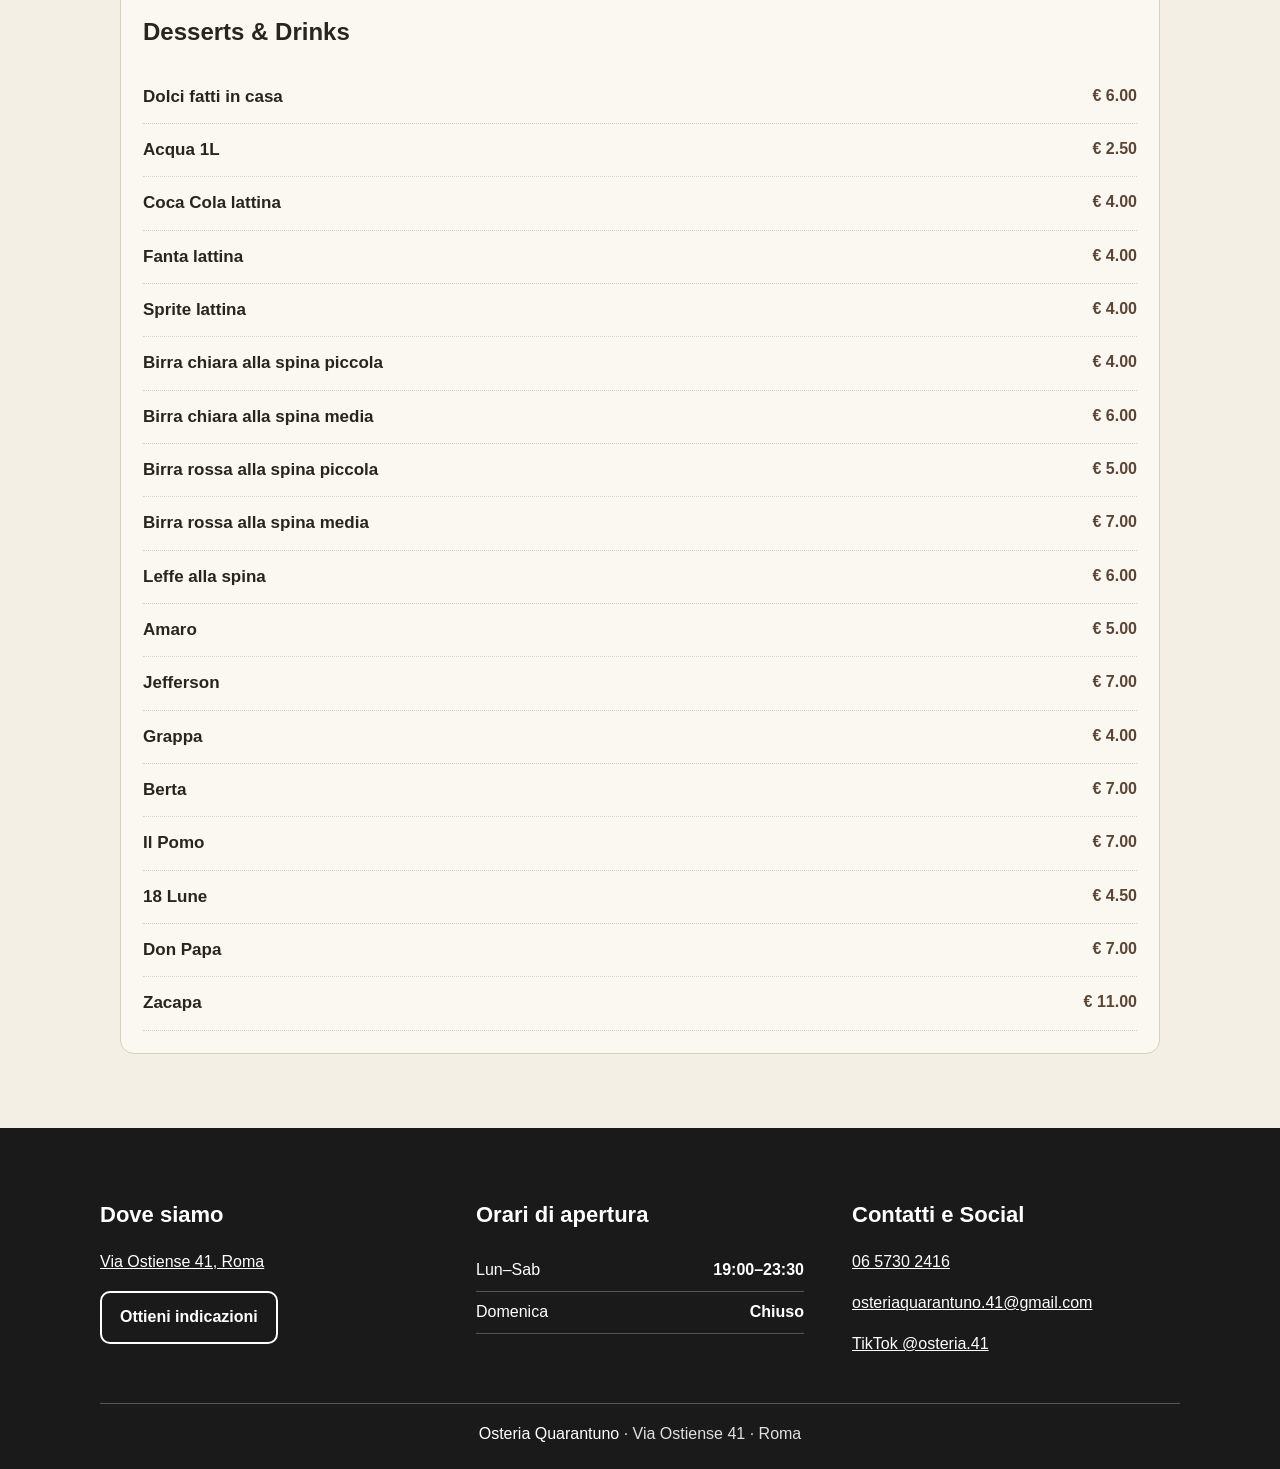
<file: menu-en.html>
﻿<!doctype html><html lang='it'><head><meta charset='utf-8'><meta name='viewport' content='width=device-width,initial-scale=1'><title>Menu English | Osteria Quarantuno</title><link rel='stylesheet' href='style.css'></head><body><nav class='nav'><a class='brand notranslate' translate='no' href='index.html'>Osteria Quarantuno</a><div class='navlinks'><a href='index.html'>Home</a><a href='menu.html'>Menu</a><a href='osteria.html'>L'Osteria</a><a href='gallery.html'>Gallery</a><a href='contatti.html'>Contatti</a><a class='nav-book' href='https://www.google.com/maps/reserve/v/dine/c/Px90FsZbLdE?source=pa&opi=79508299&hl=en' target='_blank' rel='noopener noreferrer'>Book a Table</a><div class='lang-corner notranslate'><button class='lang-btn' id='langToggle' aria-label='Seleziona lingua'>🌐 <span id='langLabel'>IT</span> ▾</button><div class='lang-dropdown notranslate' id='langMenu'><button type='button' class='active' onclick="changeLang('it')"><svg class="lang-flag" viewBox="0 0 640 480" width="18" height="12"><g fill-rule="evenodd" stroke-width="1pt"><path fill="#fff" d="M0 0h640v480H0z"/><path fill="#009246" d="M0 0h213.3v480H0z"/><path fill="#ce2b37" d="M426.7 0H640v480H426.7z"/></g></svg> Italiano</button><button type='button' onclick="changeLang('en')"><svg class="lang-flag" viewBox="0 0 60 30" width="18" height="12"><clipPath id="s"><path d="M0 0v30h60V0z"/></clipPath><clipPath id="t"><path d="M30 15h30v15zv15H0zH0V0zV0h30z"/></clipPath><g clip-path="url(#s)"><path d="M0 0v30h60V0z" fill="#012169"/><path d="M0 0l60 30m0-30L0 30" stroke="#fff" stroke-width="6"/><path d="M0 0l60 30m0-30L0 30" clip-path="url(#t)" stroke="#C8102E" stroke-width="4"/><path d="M30 0v30M0 15h60" stroke="#fff" stroke-width="10"/><path d="M30 0v30M0 15h60" stroke="#C8102E" stroke-width="6"/></g></svg> English</button><button type='button' onclick="changeLang('de')"><svg class="lang-flag" viewBox="0 0 5 3" width="18" height="12"><rect id="black_stripe" width="5" height="3" y="0" x="0" fill="#000"/><rect id="red_stripe" width="5" height="2" y="1" x="0" fill="#D00"/><rect id="gold_stripe" width="5" height="1" y="2" x="0" fill="#FFCE00"/></svg> Deutsch</button><button type='button' onclick="changeLang('fr')"><svg class="lang-flag" viewBox="0 0 640 480" width="18" height="12"><g fill-rule="evenodd" stroke-width="1pt"><path fill="#fff" d="M0 0h640v480H0z"/><path fill="#002395" d="M0 0h213.3v480H0z"/><path fill="#ed2939" d="M426.7 0H640v480H426.7z"/></g></svg> Français</button></div></div></div></nav><main class='wrap'><h1 class='title'>Our Menu</h1><nav class='cats'><a href='#antipasti'>Starters</a><a href='#primi'>First Courses</a><a href='#secondi'>Main Courses</a><a href='#carni'>Meat</a><a href='#pinse'>Pinsa</a><a href='#fritti'>Fried Specialties</a><a href='#dolci'>Desserts & Drinks</a></nav><section class='category' id='antipasti'><h2>Starters</h2><div class='dish'><b>Tagliere Osteria</b><span>€ 15.00</span></div><div class='dish'><b>Coratella</b><span>€ 12.00</span></div><div class='dish'><b>Prosciutto con ricotta e formaggio di pecora</b><span>€ 12.00</span></div><div class='dish'><b>Tagliere di formaggi</b><span>€ 10.00</span></div><div class='dish'><b>Nervetti all’agro con sedano e carote</b><span>€ 10.00</span></div><div class='dish'><b>Parmigianina di melanzane</b><span>€ 10.00</span></div><div class='dish'><b>Prosciutto tagliato a mano</b><span>€ 10.00</span></div><div class='dish'><b>Lingua in salsa verde</b><span>€ 15.00</span></div><div class='dish'><b>Carpaccio di manzo con rucola e grana</b><span>€ 15.00</span></div><div class='dish'><b>Tartare di filetto di manzo</b><span>€ 15.00</span></div></section><section class='category' id='primi'><h2>First Courses</h2><div class='dish'><b>Spaghetti ajo, ojo e peperoncino</b><span>€ 10.00</span></div><div class='dish'><b>Rigatoni 'co la pajata'</b><span>€ 15.00</span></div><div class='dish'><b>Spaghetti alla carbonara</b><span>€ 14.00</span></div><div class='dish'><b>Spaghetti alla gricia</b><span>€ 13.00</span></div><div class='dish'><b>Tagliolini cacio e pepe</b><span>€ 14.00</span></div><div class='dish'><b>Rigatoni alla vaccinara</b><span>€ 15.00</span></div><div class='dish'><b>Bucatini all’amatriciana</b><span>€ 13.00</span></div><div class='dish'><b>Maltagliati, broccoli e guanciale</b><span>€ 15.00</span></div><div class='dish'><b>Fettuccine con zucchine, pecorino e guanciale croccante</b><span>€ 15.00</span></div><div class='dish'><b>Ravioli ricotta e spinaci al pomodoro e basilico / burro e salvia</b><span>€ 13.00</span></div><div class='dish'><b>Tonnarelli fonduta di pecorino e tartufo</b><span>€ 15.00</span></div><div class='dish'><b>Lasagna alla Bolognese</b><span>€ 13.00</span></div><div class='dish'><b>Fettuccine ai funghi porcini</b><span>€ 15.00</span></div><div class='dish'><b>Gnocchi al ragù</b><span>€ 13.00</span></div><div class='dish'><b>Gnocchi ai quattro formaggi</b><span>€ 13.00</span></div><div class='dish'><b>Gnocchi con gorgonzola e radicchio</b><span>€ 13.00</span></div><div class='dish'><b>Gnocchi al pomodoro e basilico</b><span>€ 12.00</span></div><div class='dish'><b>Gnocchi con broccoletti e guanciale</b><span>€ 13.00</span></div><div class='dish'><b>Pasta e fagioli</b><span>€ 10.00</span></div><div class='dish'><b>Pasta e ceci</b><span>€ 10.00</span></div><div class='dish'><b>Riso e lenticchie</b><span>€ 10.00</span></div><div class='dish'><b>Minestrone di verdure</b><span>€ 10.00</span></div><div class='dish'><b>Minestrone di legumi</b><span>€ 10.00</span></div></section><section class='category' id='secondi'><h2>Main Courses</h2><div class='dish'><b>Saltimbocca alla romana</b><span>€ 16.00</span></div><div class='dish'><b>Petto di vitello alla fornara</b><span>€ 13.00</span></div><div class='dish'><b>Pollo con i peperoni</b><span>€ 13.00</span></div><div class='dish'><b>Trippa alla romana</b><span>€ 11.00</span></div><div class='dish'><b>Involtini ripieni con cicoria e pancetta</b><span>€ 13.00</span></div><div class='dish'><b>Spezzatino di vitello in umido con patate</b><span>€ 13.00</span></div><div class='dish'><b>Polpette al pomodoro</b><span>€ 12.00</span></div><div class='dish'><b>Polpette alla parmigiana</b><span>€ 12.00</span></div><div class='dish'><b>Polpette ai quattro formaggi</b><span>€ 12.00</span></div><div class='dish'><b>Polpette con tartufo e pecorino</b><span>€ 12.00</span></div><div class='dish'><b>Polpette con i porcini</b><span>€ 13.00</span></div><div class='dish'><b>Fettine panate</b><span>€ 13.00</span></div><div class='dish'><b>Fettine alla pizzaiola</b><span>€ 15.00</span></div><div class='dish'><b>Petto di pollo</b><span>€ 12.00</span></div><div class='dish'><b>Coda alla vaccinara</b><span>€ 17.00</span></div><div class='dish'><b>Scaloppine al limone</b><span>€ 13.00</span></div><div class='dish'><b>Scaloppine al brandy</b><span>€ 13.00</span></div><div class='dish'><b>Scaloppine al tartufo</b><span>€ 13.00</span></div><div class='dish'><b>Scaloppine con porcini</b><span>€ 15.00</span></div><div class='dish'><b>Scaloppine con radicchio e gorgonzola</b><span>€ 13.00</span></div><div class='dish'><b>Scaloppine al marsala</b><span>€ 13.00</span></div><div class='dish'><b>Contorni</b><span>€ 6.00</span></div></section><section class='category' id='carni'><h2>Meat</h2><div class='dish'><b>Sashi Finlandese - Costata</b><span>€ 7.00/etto</span></div><div class='dish'><b>Prussiana - Costata</b><span>€ 7.00/etto</span></div><div class='dish'><b>Rubia Gallega - Costata</b><span>€ 8.50/etto</span></div><div class='dish'><b>Chianina - Costata</b><span>€ 7.50/etto</span></div><div class='dish'><b>Fassona Piemonte - Costata</b><span>€ 7.00/etto</span></div><div class='dish'><b>Portogallo - Costata</b><span>€ 7.50/etto</span></div><div class='dish'><b>Danese - Costata</b><span>€ 7.00/etto</span></div><div class='dish'><b>Tomahawk Irlanda - Costata</b><span>€ 7.50/etto</span></div><div class='dish'><b>Sashi Finlandese - Fiorentina</b><span>€ 7.50/etto</span></div><div class='dish'><b>Prussiana - Fiorentina</b><span>€ 7.50/etto</span></div><div class='dish'><b>Rubia Gallega - Fiorentina</b><span>€ 9.00/etto</span></div><div class='dish'><b>Chianina - Fiorentina</b><span>€ 8.00/etto</span></div><div class='dish'><b>Fassona Piemonte - Fiorentina</b><span>€ 7.50/etto</span></div><div class='dish'><b>Portogallo - Fiorentina</b><span>€ 8.00/etto</span></div><div class='dish'><b>Danese - Fiorentina</b><span>€ 7.50/etto</span></div><div class='dish'><b>Tagliata con rucola, pachino e grana</b><span>€ 23.00</span></div><div class='dish'><b>Tagliata con porcini</b><span>€ 23.00</span></div><div class='dish'><b>Straccetti con rucola, pachino e grana</b><span>€ 15.00</span></div><div class='dish'><b>Straccetti con porcini</b><span>€ 16.00</span></div></section><section class='category' id='pinse'><h2>Pinsa</h2><div class='dish'><b>Osteria</b><span>€ 12.00</span></div><div class='dish'><b>Carbonara</b><span>€ 12.00</span></div><div class='dish'><b>Gricia</b><span>€ 12.00</span></div><div class='dish'><b>Amatriciana</b><span>€ 12.00</span></div><div class='dish'><b>Margherita</b><span>€ 9.00</span></div><div class='dish'><b>Napoli</b><span>€ 10.00</span></div><div class='dish'><b>Funghi</b><span>€ 10.00</span></div><div class='dish'><b>Capricciosa</b><span>€ 12.00</span></div><div class='dish'><b>Bianca prosciutto</b><span>€ 11.00</span></div><div class='dish'><b>Fiori di zucca e alici</b><span>€ 12.00</span></div><div class='dish'><b>Ai 4 formaggi</b><span>€ 12.00</span></div><div class='dish'><b>Con ciliegine, bufala e rucola</b><span>€ 12.00</span></div><div class='dish'><b>Prosciutto, carciofini e gorgonzola dolce</b><span>€ 13.00</span></div><div class='dish'><b>Con prosciutto, stracchino, rucola e ciliegini</b><span>€ 13.00</span></div><div class='dish'><b>Con speck, gorgonzola dolce e porcini</b><span>€ 14.00</span></div><div class='dish'><b>Con salame, rucola e olive di Gaeta</b><span>€ 13.00</span></div><div class='dish'><b>Pomodorini secchi, salame piccante e bufala</b><span>€ 14.00</span></div></section><section class='category' id='fritti'><h2>Fried Specialties</h2><div class='dish'><b>Filettone di baccalà</b><span>€ 5.00</span></div><div class='dish'><b>Fiore di zucca</b><span>€ 3.00</span></div><div class='dish'><b>Supplì</b><span>€ 2.50</span></div><div class='dish'><b>Supplì alla carbonara</b><span>€ 2.50</span></div><div class='dish'><b>Supplì cacio e pepe</b><span>€ 2.50</span></div><div class='dish'><b>Supplì amatriciana</b><span>€ 2.50</span></div><div class='dish'><b>Crocchette di patate</b><span>€ 2.50</span></div></section><section class='category' id='dolci'><h2>Desserts & Drinks</h2><div class='dish'><b>Dolci fatti in casa</b><span>€ 6.00</span></div><div class='dish'><b>Acqua 1L</b><span>€ 2.50</span></div><div class='dish'><b>Coca Cola lattina</b><span>€ 4.00</span></div><div class='dish'><b>Fanta lattina</b><span>€ 4.00</span></div><div class='dish'><b>Sprite lattina</b><span>€ 4.00</span></div><div class='dish'><b>Birra chiara alla spina piccola</b><span>€ 4.00</span></div><div class='dish'><b>Birra chiara alla spina media</b><span>€ 6.00</span></div><div class='dish'><b>Birra rossa alla spina piccola</b><span>€ 5.00</span></div><div class='dish'><b>Birra rossa alla spina media</b><span>€ 7.00</span></div><div class='dish'><b>Leffe alla spina</b><span>€ 6.00</span></div><div class='dish'><b>Amaro</b><span>€ 5.00</span></div><div class='dish'><b>Jefferson</b><span>€ 7.00</span></div><div class='dish'><b>Grappa</b><span>€ 4.00</span></div><div class='dish'><b>Berta</b><span>€ 7.00</span></div><div class='dish'><b>Il Pomo</b><span>€ 7.00</span></div><div class='dish'><b>18 Lune</b><span>€ 4.50</span></div><div class='dish'><b>Don Papa</b><span>€ 7.00</span></div><div class='dish'><b>Zacapa</b><span>€ 11.00</span></div></section></main><footer class='footer'><div class='footer-grid'><section><h2>Dove siamo</h2><p><a href='https://www.google.com/maps/search/?api=1&query=Via%20Ostiense%2041%2C%20Roma' target='_blank' rel='noopener noreferrer'>Via Ostiense 41, Roma</a></p><a class='btn secondary' href='https://www.google.com/maps/search/?api=1&query=Via%20Ostiense%2041%2C%20Roma' target='_blank' rel='noopener noreferrer'>Ottieni indicazioni</a></section><section><h2>Orari di apertura</h2><div class='hours'><div><span>Lun–Sab</span><strong>19:00–23:30</strong></div><div><span>Domenica</span><strong>Chiuso</strong></div></div></section><section><h2>Contatti e Social</h2><p><a href='tel:+390657302416'>06 5730 2416</a></p><p><a href='mailto:osteriaquarantuno.41@gmail.com'>osteriaquarantuno.41@gmail.com</a></p><p><a href='https://www.tiktok.com/@osteria.41' target='_blank' rel='noopener noreferrer'>TikTok @osteria.41</a></p></section></div><div class='footer-bottom'><span class='notranslate' translate='no'>Osteria Quarantuno</span> · Via Ostiense 41 · Roma</div></footer><a class='floating' href='https://www.google.com/maps/reserve/v/dine/c/Px90FsZbLdE?source=pa&opi=79508299&hl=en' target='_blank' rel='noopener noreferrer'><svg viewBox='0 0 24 24' fill='none' stroke='currentColor' stroke-width='2' stroke-linecap='round' stroke-linejoin='round'><rect x='3' y='4' width='18' height='18' rx='2' ry='2'></rect><line x1='16' y1='2' x2='16' y2='6'></line><line x1='8' y1='2' x2='8' y2='6'></line><line x1='3' y1='10' x2='21' y2='10'></line></svg>Book with Google</a><div id='google_translate_element'></div>
<script>
function googleTranslateElementInit(){new google.translate.TranslateElement({pageLanguage:'it',includedLanguages:'it,en,de,fr',autoDisplay:false},'google_translate_element');}
function changeLang(lang){
  var isIt = (lang === 'it');
  var val = isIt ? '' : lang;
  
  // Imposta cookie di traduzione
  document.cookie = 'googtrans=/it/' + val + ';path=/';
  if(window.location.hostname){
    document.cookie = 'googtrans=/it/' + val + ';domain=' + window.location.hostname + ';path=/';
    document.cookie = 'googtrans=/it/' + val + ';domain=.' + window.location.hostname + ';path=/';
  }
  
  if(isIt){
    // Ripristina lingua originale tramite iframe restore di Google
    var restored = false;
    var frames = document.querySelectorAll('iframe.goog-te-banner-frame, iframe[id*="container"]');
    frames.forEach(function(f){
      try {
        if(f.contentDocument){
          var btn = f.contentDocument.querySelector('button[id*="restore"], .goog-close-link, #goog-gt-tt button');
          if(btn){
            btn.click();
            restored = true;
          }
        }
      } catch(e){}
    });
    
    var combo = document.querySelector('.goog-te-combo');
    if(combo){
      combo.value = '';
      combo.dispatchEvent(new Event('change'));
    }
    
    // Se non c'è l'iframe attivo (es. dopo refresh), ricarica pulito
    if(!restored && combo && combo.value !== ''){
      window.location.reload();
    }
  } else {
    var combo = document.querySelector('.goog-te-combo');
    if(combo){
      combo.value = val;
      combo.dispatchEvent(new Event('change'));
    } else {
      window.location.reload();
    }
  }
  
  var labels = {it:'IT', en:'EN', de:'DE', fr:'FR'};
  var lbl = document.getElementById('langLabel');
  if(lbl) lbl.textContent = labels[lang] || 'IT';
  
  document.querySelectorAll('.lang-dropdown button').forEach(function(b){
    b.classList.remove('active');
    if(b.getAttribute('onclick') && b.getAttribute('onclick').indexOf(lang) !== -1){
      b.classList.add('active');
    }
  });
  
  var m = document.getElementById('langMenu');
  if(m) m.classList.remove('show');
}
(function(){
  var btn = document.getElementById('langToggle');
  var menu = document.getElementById('langMenu');
  if(btn && menu){
    btn.addEventListener('click', function(e){
      e.stopPropagation();
      menu.classList.toggle('show');
    });
    document.addEventListener('click', function(){
      menu.classList.remove('show');
    });
  }
  var m = document.cookie.match(/googtrans=\/it\/([a-z]{2})/);
  if(m && m[1]){
    var l = m[1];
    var labels = {it:'IT', en:'EN', de:'DE', fr:'FR'};
    var span = document.getElementById('langLabel');
    if(span && labels[l]) span.textContent = labels[l];
    document.querySelectorAll('.lang-dropdown button').forEach(function(b){
      b.classList.remove('active');
      if(b.getAttribute('onclick') && b.getAttribute('onclick').indexOf(l) !== -1){
        b.classList.add('active');
      }
    });
  }
})();</script>
<script src='https://translate.google.com/translate_a/element.js?cb=googleTranslateElementInit'></script></body></html>
</file>
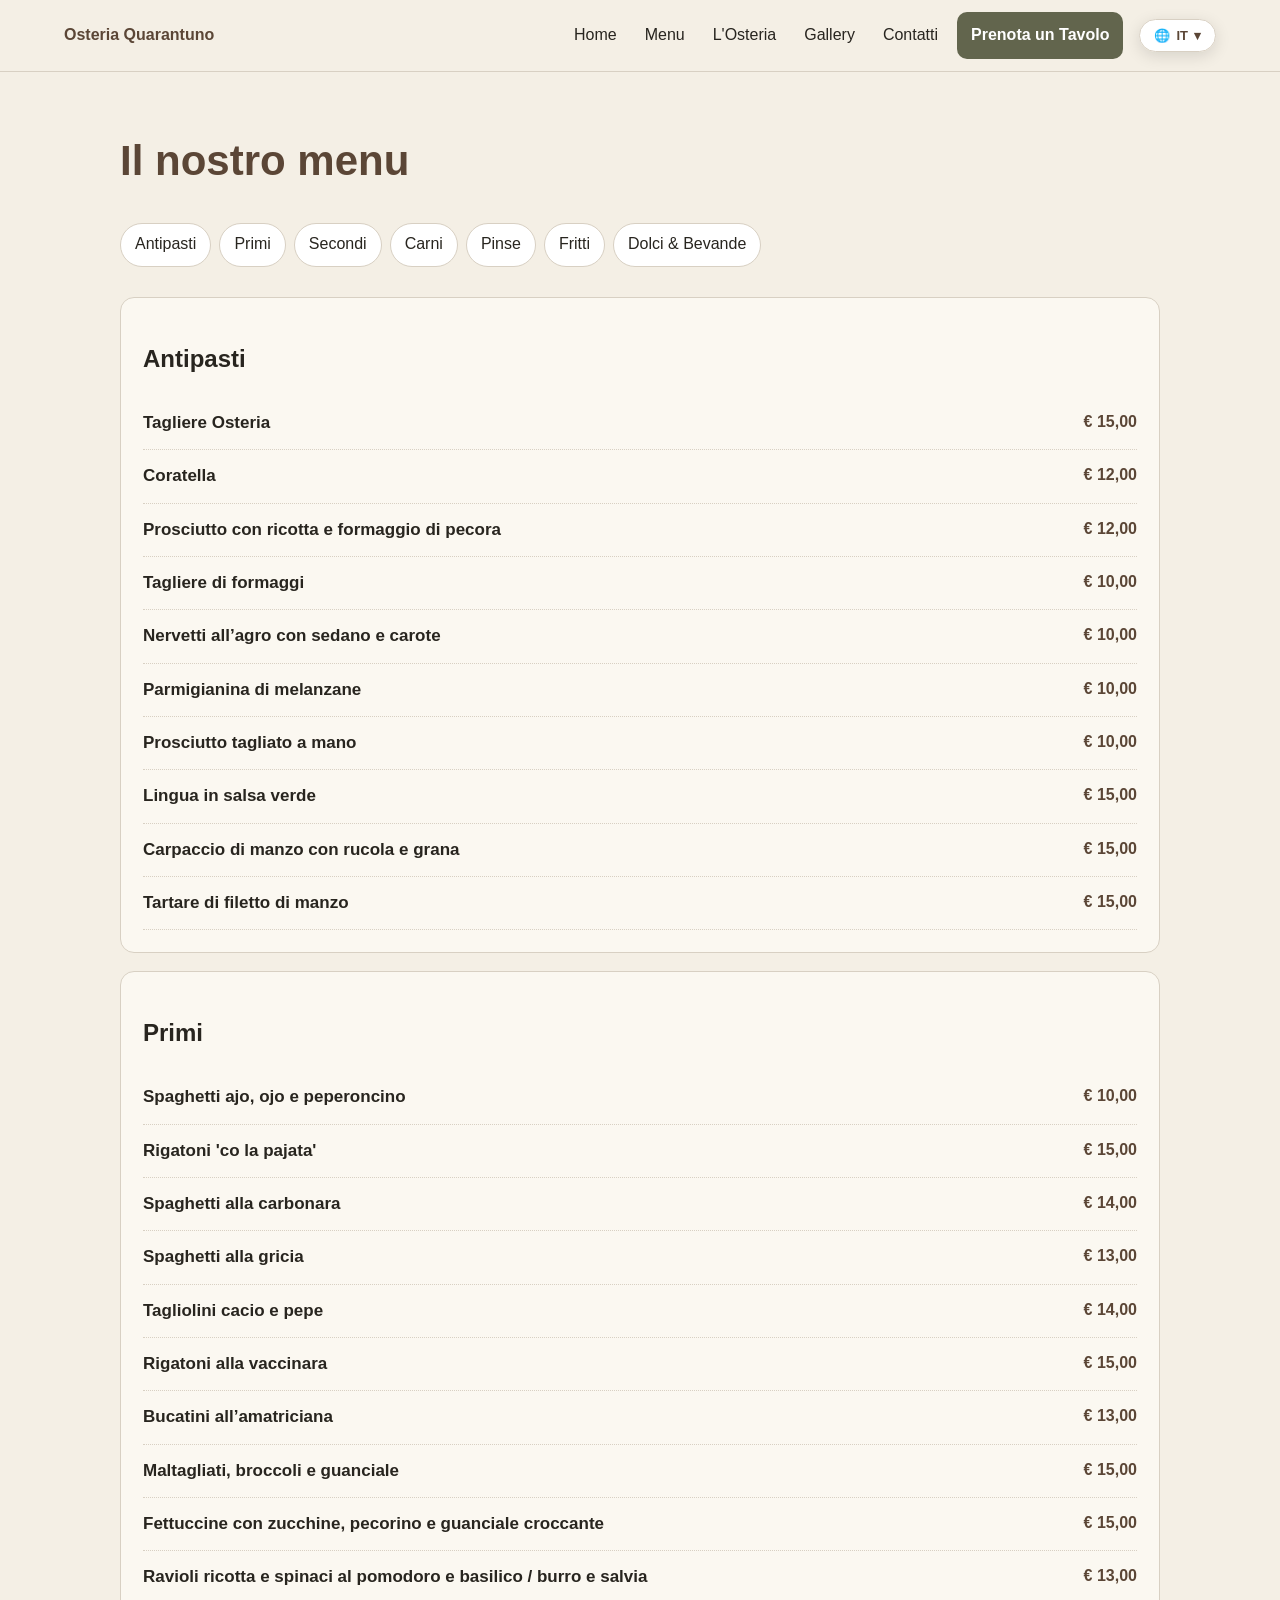
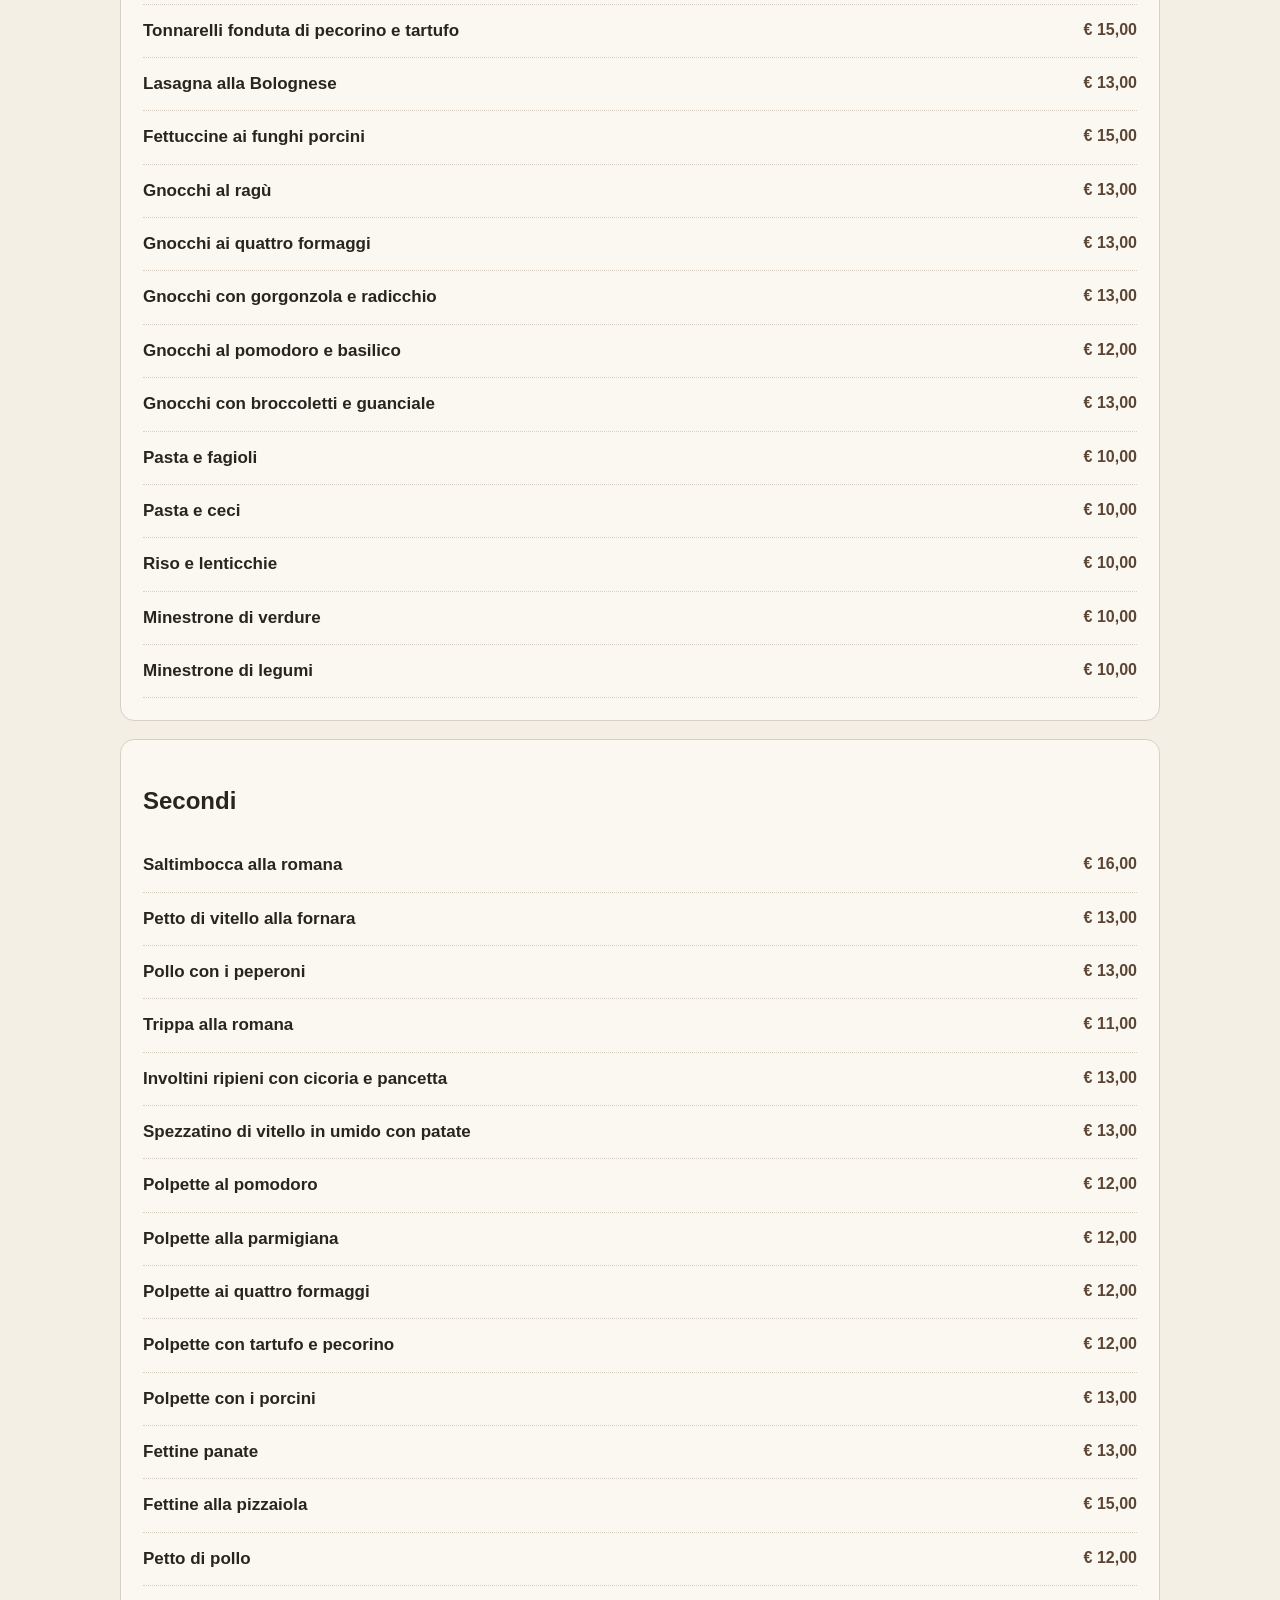
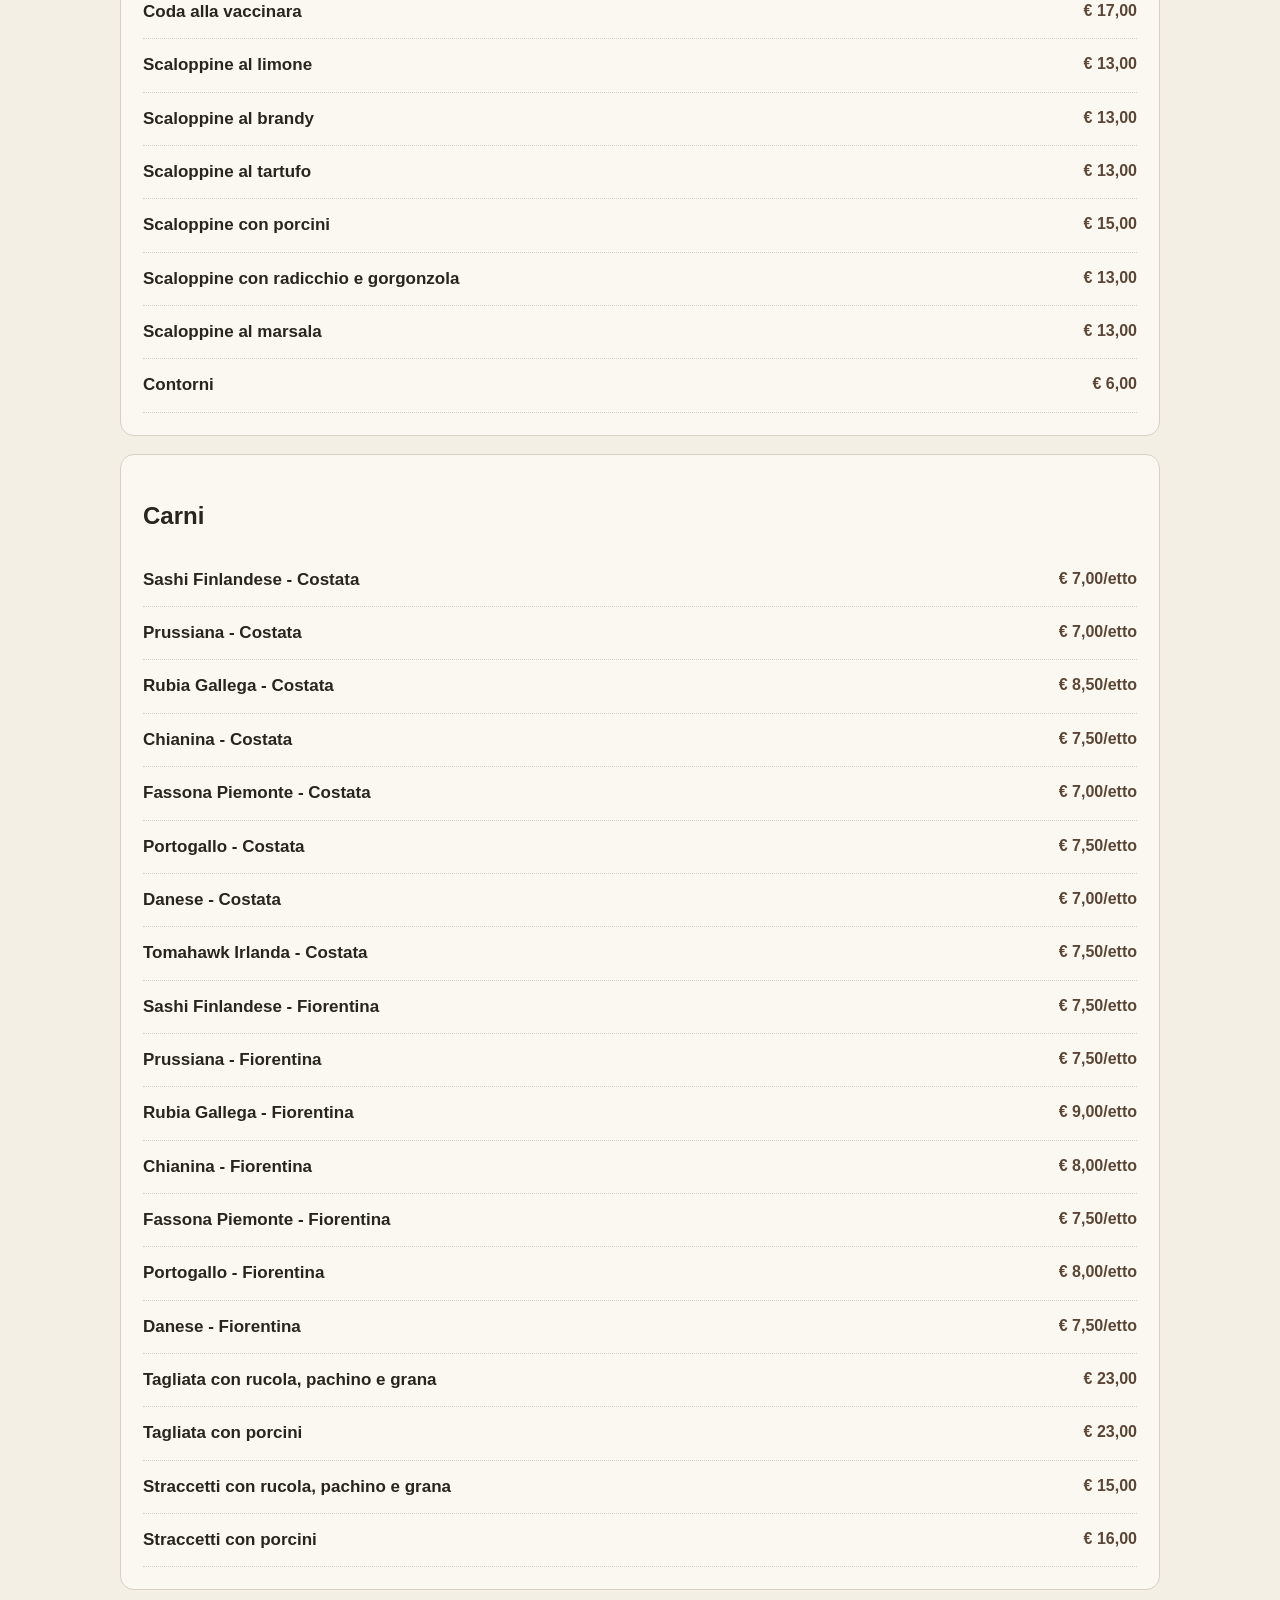
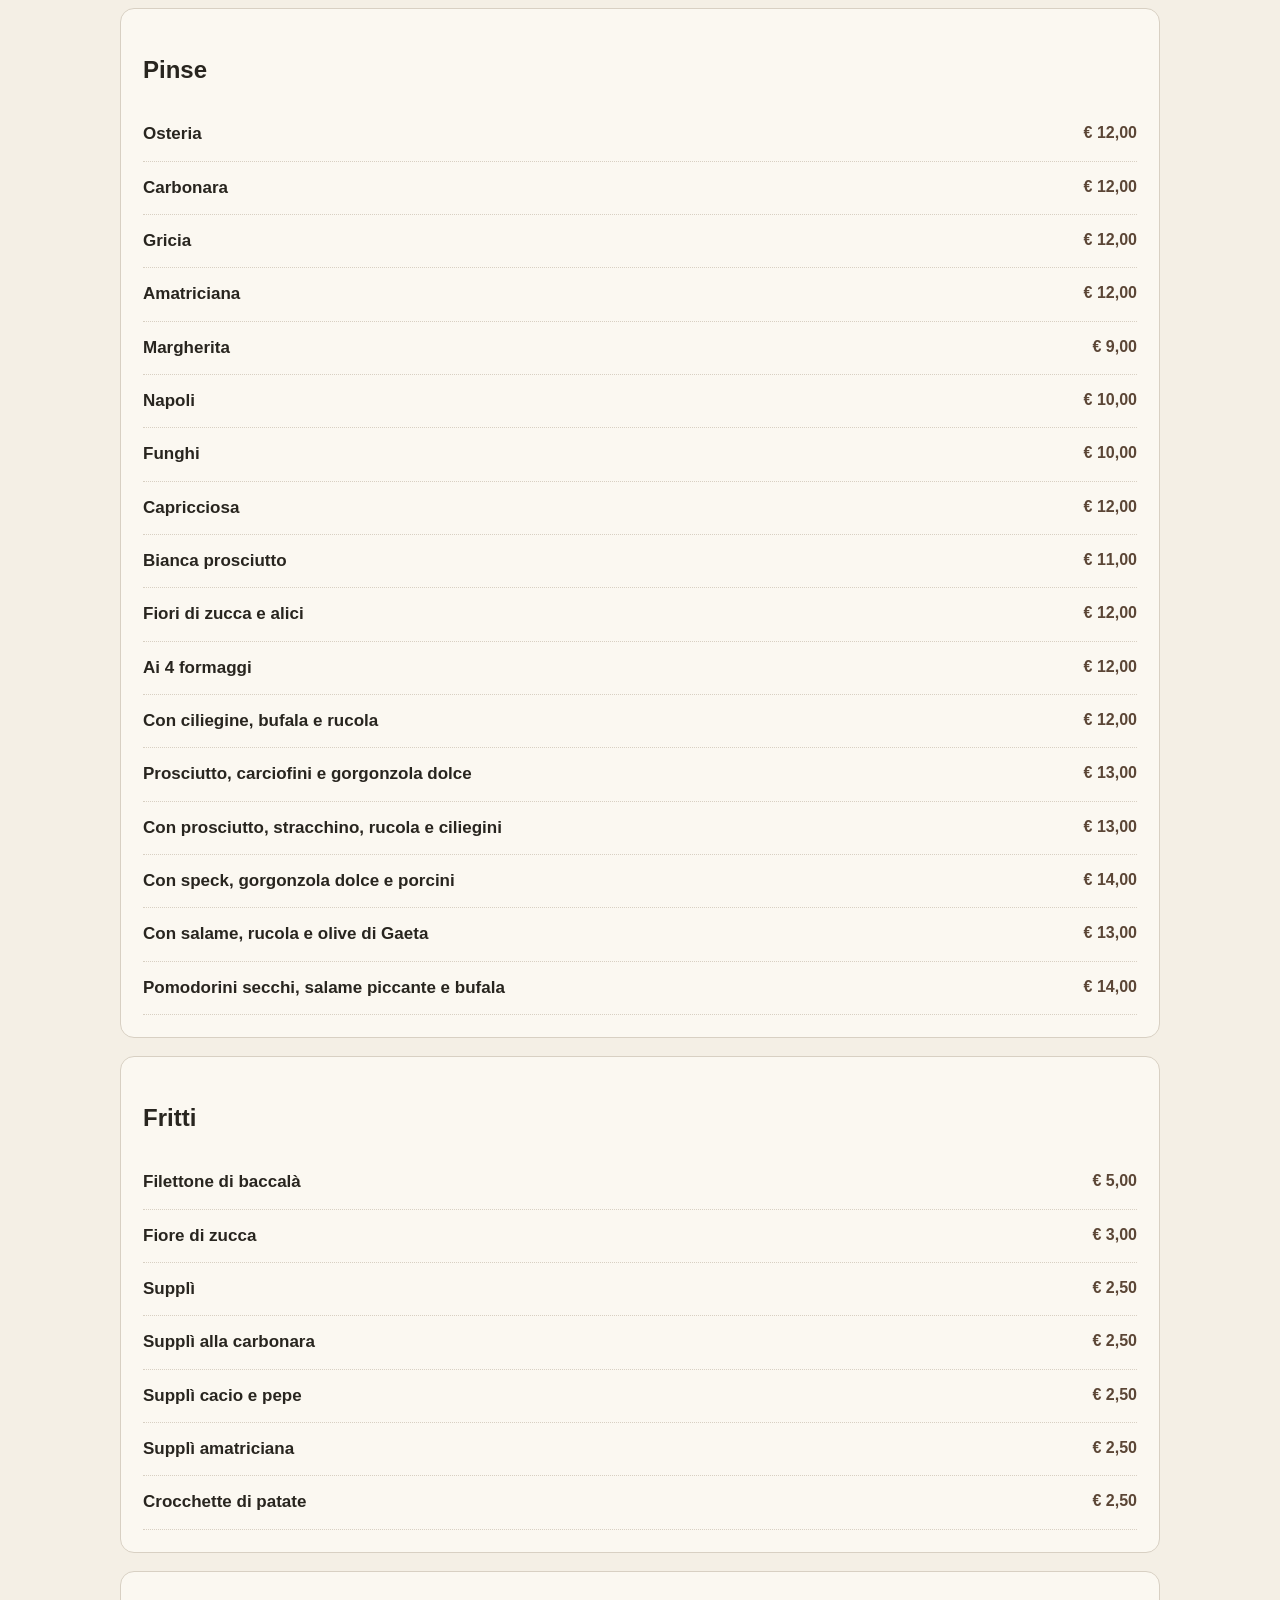
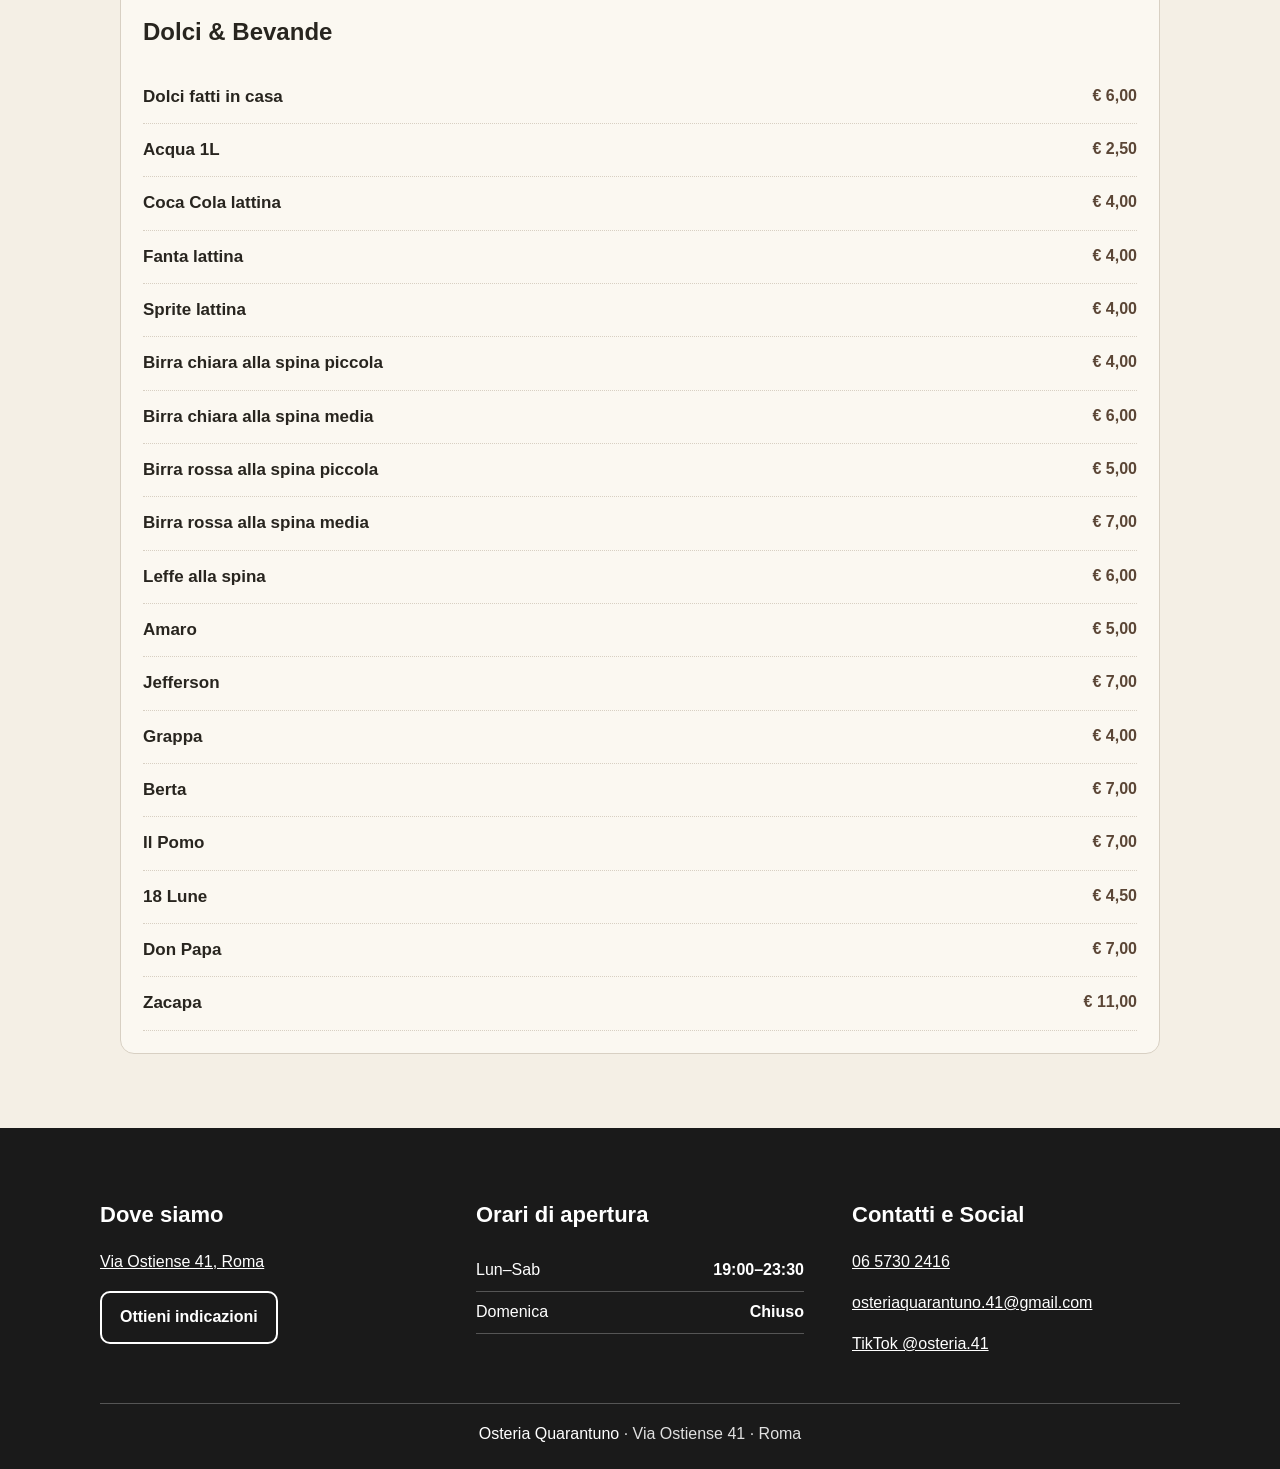
<file: menu.html>
﻿<!doctype html><html lang='it'><head><meta charset='utf-8'><meta name='viewport' content='width=device-width,initial-scale=1'><title>Menu | Osteria Quarantuno</title><link rel='stylesheet' href='style.css'></head><body><nav class='nav'><a class='brand notranslate' translate='no' href='index.html'>Osteria Quarantuno</a><div class='navlinks'><a href='index.html'>Home</a><a href='menu.html'>Menu</a><a href='osteria.html'>L'Osteria</a><a href='gallery.html'>Gallery</a><a href='contatti.html'>Contatti</a><a class='nav-book' href='https://www.google.com/maps/reserve/v/dine/c/Px90FsZbLdE?source=pa&opi=79508299&hl=it' target='_blank' rel='noopener noreferrer'>Prenota un Tavolo</a><div class='lang-corner notranslate'><button class='lang-btn' id='langToggle' aria-label='Seleziona lingua'>🌐 <span id='langLabel'>IT</span> ▾</button><div class='lang-dropdown notranslate' id='langMenu'><button type='button' class='active' onclick="changeLang('it')"><svg class="lang-flag" viewBox="0 0 640 480" width="18" height="12"><g fill-rule="evenodd" stroke-width="1pt"><path fill="#fff" d="M0 0h640v480H0z"/><path fill="#009246" d="M0 0h213.3v480H0z"/><path fill="#ce2b37" d="M426.7 0H640v480H426.7z"/></g></svg> Italiano</button><button type='button' onclick="changeLang('en')"><svg class="lang-flag" viewBox="0 0 60 30" width="18" height="12"><clipPath id="s"><path d="M0 0v30h60V0z"/></clipPath><clipPath id="t"><path d="M30 15h30v15zv15H0zH0V0zV0h30z"/></clipPath><g clip-path="url(#s)"><path d="M0 0v30h60V0z" fill="#012169"/><path d="M0 0l60 30m0-30L0 30" stroke="#fff" stroke-width="6"/><path d="M0 0l60 30m0-30L0 30" clip-path="url(#t)" stroke="#C8102E" stroke-width="4"/><path d="M30 0v30M0 15h60" stroke="#fff" stroke-width="10"/><path d="M30 0v30M0 15h60" stroke="#C8102E" stroke-width="6"/></g></svg> English</button><button type='button' onclick="changeLang('de')"><svg class="lang-flag" viewBox="0 0 5 3" width="18" height="12"><rect id="black_stripe" width="5" height="3" y="0" x="0" fill="#000"/><rect id="red_stripe" width="5" height="2" y="1" x="0" fill="#D00"/><rect id="gold_stripe" width="5" height="1" y="2" x="0" fill="#FFCE00"/></svg> Deutsch</button><button type='button' onclick="changeLang('fr')"><svg class="lang-flag" viewBox="0 0 640 480" width="18" height="12"><g fill-rule="evenodd" stroke-width="1pt"><path fill="#fff" d="M0 0h640v480H0z"/><path fill="#002395" d="M0 0h213.3v480H0z"/><path fill="#ed2939" d="M426.7 0H640v480H426.7z"/></g></svg> Français</button></div></div></div></nav><main class='wrap'><h1 class='title'>Il nostro menu</h1><nav class='cats'><a href='#antipasti'>Antipasti</a><a href='#primi'>Primi</a><a href='#secondi'>Secondi</a><a href='#carni'>Carni</a><a href='#pinse'>Pinse</a><a href='#fritti'>Fritti</a><a href='#dolci'>Dolci & Bevande</a></nav><section class='category' id='antipasti'><h2>Antipasti</h2><div class='dish'><b>Tagliere Osteria</b><span>€ 15,00</span></div><div class='dish'><b>Coratella</b><span>€ 12,00</span></div><div class='dish'><b>Prosciutto con ricotta e formaggio di pecora</b><span>€ 12,00</span></div><div class='dish'><b>Tagliere di formaggi</b><span>€ 10,00</span></div><div class='dish'><b>Nervetti all’agro con sedano e carote</b><span>€ 10,00</span></div><div class='dish'><b>Parmigianina di melanzane</b><span>€ 10,00</span></div><div class='dish'><b>Prosciutto tagliato a mano</b><span>€ 10,00</span></div><div class='dish'><b>Lingua in salsa verde</b><span>€ 15,00</span></div><div class='dish'><b>Carpaccio di manzo con rucola e grana</b><span>€ 15,00</span></div><div class='dish'><b>Tartare di filetto di manzo</b><span>€ 15,00</span></div></section><section class='category' id='primi'><h2>Primi</h2><div class='dish'><b>Spaghetti ajo, ojo e peperoncino</b><span>€ 10,00</span></div><div class='dish'><b>Rigatoni 'co la pajata'</b><span>€ 15,00</span></div><div class='dish'><b>Spaghetti alla carbonara</b><span>€ 14,00</span></div><div class='dish'><b>Spaghetti alla gricia</b><span>€ 13,00</span></div><div class='dish'><b>Tagliolini cacio e pepe</b><span>€ 14,00</span></div><div class='dish'><b>Rigatoni alla vaccinara</b><span>€ 15,00</span></div><div class='dish'><b>Bucatini all’amatriciana</b><span>€ 13,00</span></div><div class='dish'><b>Maltagliati, broccoli e guanciale</b><span>€ 15,00</span></div><div class='dish'><b>Fettuccine con zucchine, pecorino e guanciale croccante</b><span>€ 15,00</span></div><div class='dish'><b>Ravioli ricotta e spinaci al pomodoro e basilico / burro e salvia</b><span>€ 13,00</span></div><div class='dish'><b>Tonnarelli fonduta di pecorino e tartufo</b><span>€ 15,00</span></div><div class='dish'><b>Lasagna alla Bolognese</b><span>€ 13,00</span></div><div class='dish'><b>Fettuccine ai funghi porcini</b><span>€ 15,00</span></div><div class='dish'><b>Gnocchi al ragù</b><span>€ 13,00</span></div><div class='dish'><b>Gnocchi ai quattro formaggi</b><span>€ 13,00</span></div><div class='dish'><b>Gnocchi con gorgonzola e radicchio</b><span>€ 13,00</span></div><div class='dish'><b>Gnocchi al pomodoro e basilico</b><span>€ 12,00</span></div><div class='dish'><b>Gnocchi con broccoletti e guanciale</b><span>€ 13,00</span></div><div class='dish'><b>Pasta e fagioli</b><span>€ 10,00</span></div><div class='dish'><b>Pasta e ceci</b><span>€ 10,00</span></div><div class='dish'><b>Riso e lenticchie</b><span>€ 10,00</span></div><div class='dish'><b>Minestrone di verdure</b><span>€ 10,00</span></div><div class='dish'><b>Minestrone di legumi</b><span>€ 10,00</span></div></section><section class='category' id='secondi'><h2>Secondi</h2><div class='dish'><b>Saltimbocca alla romana</b><span>€ 16,00</span></div><div class='dish'><b>Petto di vitello alla fornara</b><span>€ 13,00</span></div><div class='dish'><b>Pollo con i peperoni</b><span>€ 13,00</span></div><div class='dish'><b>Trippa alla romana</b><span>€ 11,00</span></div><div class='dish'><b>Involtini ripieni con cicoria e pancetta</b><span>€ 13,00</span></div><div class='dish'><b>Spezzatino di vitello in umido con patate</b><span>€ 13,00</span></div><div class='dish'><b>Polpette al pomodoro</b><span>€ 12,00</span></div><div class='dish'><b>Polpette alla parmigiana</b><span>€ 12,00</span></div><div class='dish'><b>Polpette ai quattro formaggi</b><span>€ 12,00</span></div><div class='dish'><b>Polpette con tartufo e pecorino</b><span>€ 12,00</span></div><div class='dish'><b>Polpette con i porcini</b><span>€ 13,00</span></div><div class='dish'><b>Fettine panate</b><span>€ 13,00</span></div><div class='dish'><b>Fettine alla pizzaiola</b><span>€ 15,00</span></div><div class='dish'><b>Petto di pollo</b><span>€ 12,00</span></div><div class='dish'><b>Coda alla vaccinara</b><span>€ 17,00</span></div><div class='dish'><b>Scaloppine al limone</b><span>€ 13,00</span></div><div class='dish'><b>Scaloppine al brandy</b><span>€ 13,00</span></div><div class='dish'><b>Scaloppine al tartufo</b><span>€ 13,00</span></div><div class='dish'><b>Scaloppine con porcini</b><span>€ 15,00</span></div><div class='dish'><b>Scaloppine con radicchio e gorgonzola</b><span>€ 13,00</span></div><div class='dish'><b>Scaloppine al marsala</b><span>€ 13,00</span></div><div class='dish'><b>Contorni</b><span>€ 6,00</span></div></section><section class='category' id='carni'><h2>Carni</h2><div class='dish'><b>Sashi Finlandese - Costata</b><span>€ 7,00/etto</span></div><div class='dish'><b>Prussiana - Costata</b><span>€ 7,00/etto</span></div><div class='dish'><b>Rubia Gallega - Costata</b><span>€ 8,50/etto</span></div><div class='dish'><b>Chianina - Costata</b><span>€ 7,50/etto</span></div><div class='dish'><b>Fassona Piemonte - Costata</b><span>€ 7,00/etto</span></div><div class='dish'><b>Portogallo - Costata</b><span>€ 7,50/etto</span></div><div class='dish'><b>Danese - Costata</b><span>€ 7,00/etto</span></div><div class='dish'><b>Tomahawk Irlanda - Costata</b><span>€ 7,50/etto</span></div><div class='dish'><b>Sashi Finlandese - Fiorentina</b><span>€ 7,50/etto</span></div><div class='dish'><b>Prussiana - Fiorentina</b><span>€ 7,50/etto</span></div><div class='dish'><b>Rubia Gallega - Fiorentina</b><span>€ 9,00/etto</span></div><div class='dish'><b>Chianina - Fiorentina</b><span>€ 8,00/etto</span></div><div class='dish'><b>Fassona Piemonte - Fiorentina</b><span>€ 7,50/etto</span></div><div class='dish'><b>Portogallo - Fiorentina</b><span>€ 8,00/etto</span></div><div class='dish'><b>Danese - Fiorentina</b><span>€ 7,50/etto</span></div><div class='dish'><b>Tagliata con rucola, pachino e grana</b><span>€ 23,00</span></div><div class='dish'><b>Tagliata con porcini</b><span>€ 23,00</span></div><div class='dish'><b>Straccetti con rucola, pachino e grana</b><span>€ 15,00</span></div><div class='dish'><b>Straccetti con porcini</b><span>€ 16,00</span></div></section><section class='category' id='pinse'><h2>Pinse</h2><div class='dish'><b>Osteria</b><span>€ 12,00</span></div><div class='dish'><b>Carbonara</b><span>€ 12,00</span></div><div class='dish'><b>Gricia</b><span>€ 12,00</span></div><div class='dish'><b>Amatriciana</b><span>€ 12,00</span></div><div class='dish'><b>Margherita</b><span>€ 9,00</span></div><div class='dish'><b>Napoli</b><span>€ 10,00</span></div><div class='dish'><b>Funghi</b><span>€ 10,00</span></div><div class='dish'><b>Capricciosa</b><span>€ 12,00</span></div><div class='dish'><b>Bianca prosciutto</b><span>€ 11,00</span></div><div class='dish'><b>Fiori di zucca e alici</b><span>€ 12,00</span></div><div class='dish'><b>Ai 4 formaggi</b><span>€ 12,00</span></div><div class='dish'><b>Con ciliegine, bufala e rucola</b><span>€ 12,00</span></div><div class='dish'><b>Prosciutto, carciofini e gorgonzola dolce</b><span>€ 13,00</span></div><div class='dish'><b>Con prosciutto, stracchino, rucola e ciliegini</b><span>€ 13,00</span></div><div class='dish'><b>Con speck, gorgonzola dolce e porcini</b><span>€ 14,00</span></div><div class='dish'><b>Con salame, rucola e olive di Gaeta</b><span>€ 13,00</span></div><div class='dish'><b>Pomodorini secchi, salame piccante e bufala</b><span>€ 14,00</span></div></section><section class='category' id='fritti'><h2>Fritti</h2><div class='dish'><b>Filettone di baccalà</b><span>€ 5,00</span></div><div class='dish'><b>Fiore di zucca</b><span>€ 3,00</span></div><div class='dish'><b>Supplì</b><span>€ 2,50</span></div><div class='dish'><b>Supplì alla carbonara</b><span>€ 2,50</span></div><div class='dish'><b>Supplì cacio e pepe</b><span>€ 2,50</span></div><div class='dish'><b>Supplì amatriciana</b><span>€ 2,50</span></div><div class='dish'><b>Crocchette di patate</b><span>€ 2,50</span></div></section><section class='category' id='dolci'><h2>Dolci & Bevande</h2><div class='dish'><b>Dolci fatti in casa</b><span>€ 6,00</span></div><div class='dish'><b>Acqua 1L</b><span>€ 2,50</span></div><div class='dish'><b>Coca Cola lattina</b><span>€ 4,00</span></div><div class='dish'><b>Fanta lattina</b><span>€ 4,00</span></div><div class='dish'><b>Sprite lattina</b><span>€ 4,00</span></div><div class='dish'><b>Birra chiara alla spina piccola</b><span>€ 4,00</span></div><div class='dish'><b>Birra chiara alla spina media</b><span>€ 6,00</span></div><div class='dish'><b>Birra rossa alla spina piccola</b><span>€ 5,00</span></div><div class='dish'><b>Birra rossa alla spina media</b><span>€ 7,00</span></div><div class='dish'><b>Leffe alla spina</b><span>€ 6,00</span></div><div class='dish'><b>Amaro</b><span>€ 5,00</span></div><div class='dish'><b>Jefferson</b><span>€ 7,00</span></div><div class='dish'><b>Grappa</b><span>€ 4,00</span></div><div class='dish'><b>Berta</b><span>€ 7,00</span></div><div class='dish'><b>Il Pomo</b><span>€ 7,00</span></div><div class='dish'><b>18 Lune</b><span>€ 4,50</span></div><div class='dish'><b>Don Papa</b><span>€ 7,00</span></div><div class='dish'><b>Zacapa</b><span>€ 11,00</span></div></section></main><footer class='footer'><div class='footer-grid'><section><h2>Dove siamo</h2><p><a href='https://www.google.com/maps/search/?api=1&query=Via%20Ostiense%2041%2C%20Roma' target='_blank' rel='noopener noreferrer'>Via Ostiense 41, Roma</a></p><a class='btn secondary' href='https://www.google.com/maps/search/?api=1&query=Via%20Ostiense%2041%2C%20Roma' target='_blank' rel='noopener noreferrer'>Ottieni indicazioni</a></section><section><h2>Orari di apertura</h2><div class='hours'><div><span>Lun–Sab</span><strong>19:00–23:30</strong></div><div><span>Domenica</span><strong>Chiuso</strong></div></div></section><section><h2>Contatti e Social</h2><p><a href='tel:+390657302416'>06 5730 2416</a></p><p><a href='mailto:osteriaquarantuno.41@gmail.com'>osteriaquarantuno.41@gmail.com</a></p><p><a href='https://www.tiktok.com/@osteria.41' target='_blank' rel='noopener noreferrer'>TikTok @osteria.41</a></p></section></div><div class='footer-bottom'><span class='notranslate' translate='no'>Osteria Quarantuno</span> · Via Ostiense 41 · Roma</div></footer><a class='floating' href='https://www.google.com/maps/reserve/v/dine/c/Px90FsZbLdE?source=pa&opi=79508299&hl=it' target='_blank' rel='noopener noreferrer'><svg viewBox='0 0 24 24' fill='none' stroke='currentColor' stroke-width='2' stroke-linecap='round' stroke-linejoin='round'><rect x='3' y='4' width='18' height='18' rx='2' ry='2'></rect><line x1='16' y1='2' x2='16' y2='6'></line><line x1='8' y1='2' x2='8' y2='6'></line><line x1='3' y1='10' x2='21' y2='10'></line></svg>Prenota con Google</a><div id='google_translate_element'></div>
<script>
function googleTranslateElementInit(){new google.translate.TranslateElement({pageLanguage:'it',includedLanguages:'it,en,de,fr',autoDisplay:false},'google_translate_element');}
function changeLang(lang){
  var isIt = (lang === 'it');
  var val = isIt ? '' : lang;
  
  // Imposta cookie di traduzione
  document.cookie = 'googtrans=/it/' + val + ';path=/';
  if(window.location.hostname){
    document.cookie = 'googtrans=/it/' + val + ';domain=' + window.location.hostname + ';path=/';
    document.cookie = 'googtrans=/it/' + val + ';domain=.' + window.location.hostname + ';path=/';
  }
  
  if(isIt){
    // Ripristina lingua originale tramite iframe restore di Google
    var restored = false;
    var frames = document.querySelectorAll('iframe.goog-te-banner-frame, iframe[id*="container"]');
    frames.forEach(function(f){
      try {
        if(f.contentDocument){
          var btn = f.contentDocument.querySelector('button[id*="restore"], .goog-close-link, #goog-gt-tt button');
          if(btn){
            btn.click();
            restored = true;
          }
        }
      } catch(e){}
    });
    
    var combo = document.querySelector('.goog-te-combo');
    if(combo){
      combo.value = '';
      combo.dispatchEvent(new Event('change'));
    }
    
    // Se non c'è l'iframe attivo (es. dopo refresh), ricarica pulito
    if(!restored && combo && combo.value !== ''){
      window.location.reload();
    }
  } else {
    var combo = document.querySelector('.goog-te-combo');
    if(combo){
      combo.value = val;
      combo.dispatchEvent(new Event('change'));
    } else {
      window.location.reload();
    }
  }
  
  var labels = {it:'IT', en:'EN', de:'DE', fr:'FR'};
  var lbl = document.getElementById('langLabel');
  if(lbl) lbl.textContent = labels[lang] || 'IT';
  
  document.querySelectorAll('.lang-dropdown button').forEach(function(b){
    b.classList.remove('active');
    if(b.getAttribute('onclick') && b.getAttribute('onclick').indexOf(lang) !== -1){
      b.classList.add('active');
    }
  });
  
  var m = document.getElementById('langMenu');
  if(m) m.classList.remove('show');
}
(function(){
  var btn = document.getElementById('langToggle');
  var menu = document.getElementById('langMenu');
  if(btn && menu){
    btn.addEventListener('click', function(e){
      e.stopPropagation();
      menu.classList.toggle('show');
    });
    document.addEventListener('click', function(){
      menu.classList.remove('show');
    });
  }
  var m = document.cookie.match(/googtrans=\/it\/([a-z]{2})/);
  if(m && m[1]){
    var l = m[1];
    var labels = {it:'IT', en:'EN', de:'DE', fr:'FR'};
    var span = document.getElementById('langLabel');
    if(span && labels[l]) span.textContent = labels[l];
    document.querySelectorAll('.lang-dropdown button').forEach(function(b){
      b.classList.remove('active');
      if(b.getAttribute('onclick') && b.getAttribute('onclick').indexOf(l) !== -1){
        b.classList.add('active');
      }
    });
  }
})();</script>
<script src='https://translate.google.com/translate_a/element.js?cb=googleTranslateElementInit'></script></body></html>
</file>
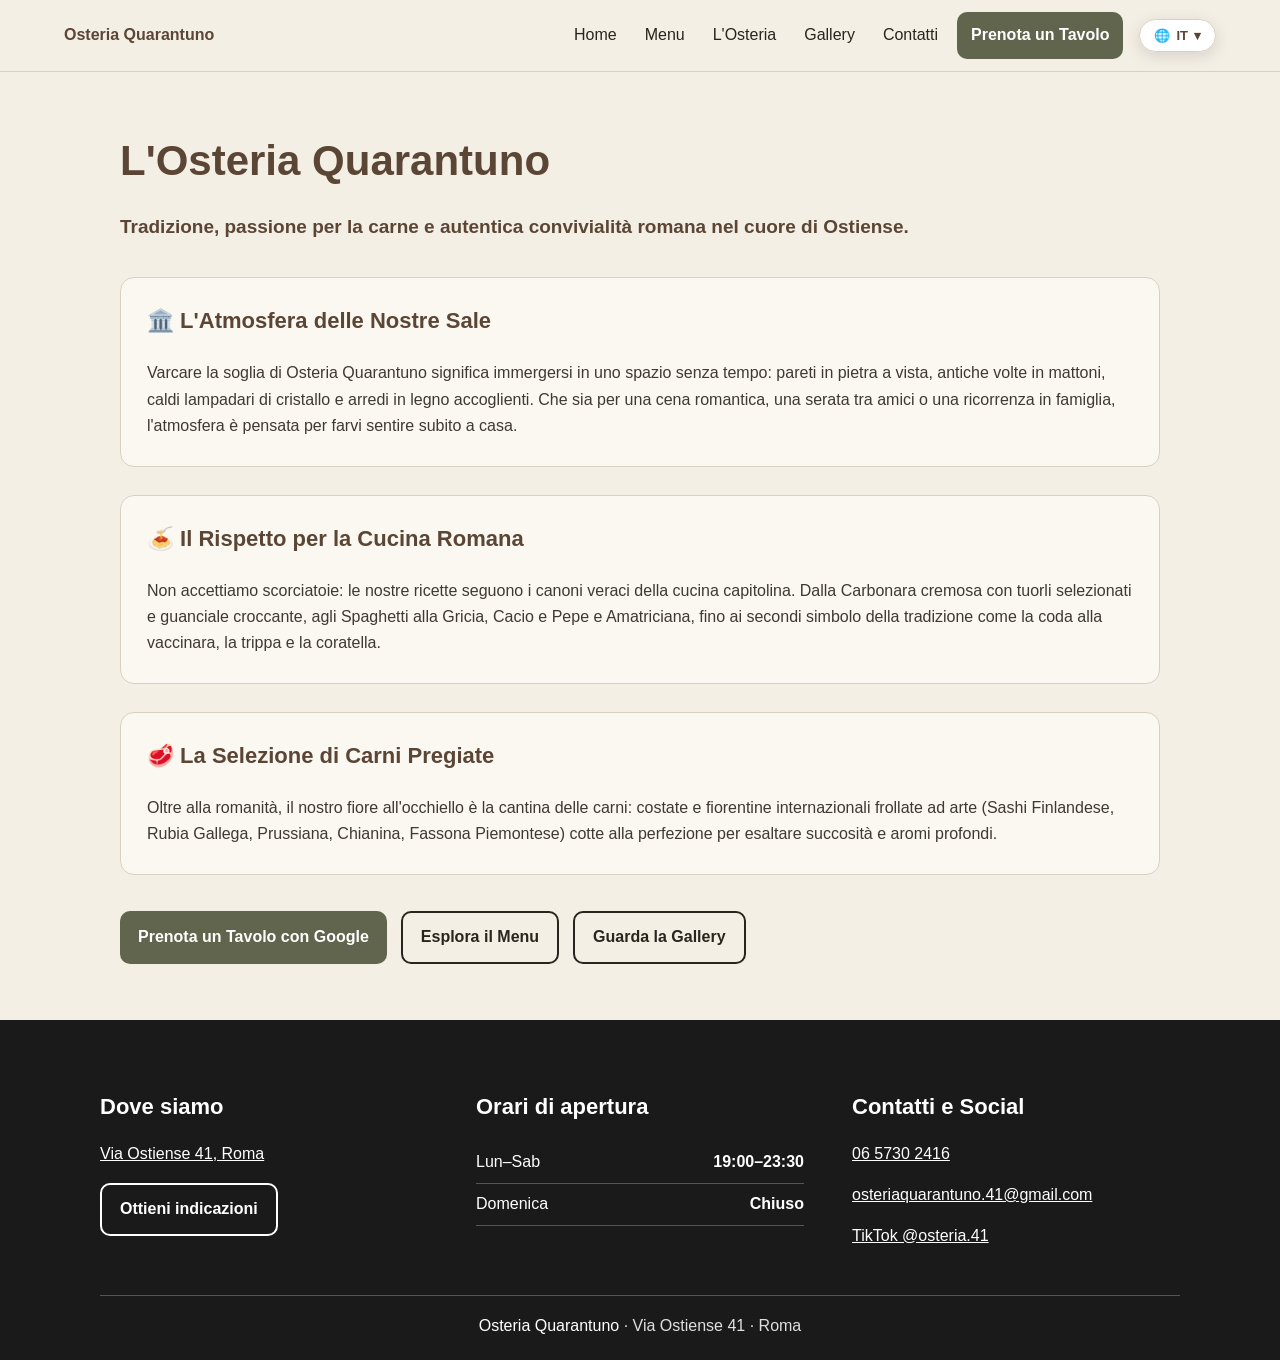
<file: osteria.html>
﻿<!doctype html><html lang='it'><head>
<meta charset='utf-8'>
<meta name='viewport' content='width=device-width,initial-scale=1'>
<title>L'Osteria | Osteria Quarantuno Roma Ostiense</title>
<meta name='description' content='Scopri la storia, l’atmosfera e la passione di Osteria Quarantuno a Roma Ostiense: pareti in pietra, archi d’epoca e sapori autentici della tradizione.'>
<link rel='stylesheet' href='style.css'>
</head><body><nav class='nav'><a class='brand notranslate' translate='no' href='index.html'>Osteria Quarantuno</a><div class='navlinks'><a href='index.html'>Home</a><a href='menu.html'>Menu</a><a href='osteria.html'>L'Osteria</a><a href='gallery.html'>Gallery</a><a href='contatti.html'>Contatti</a><a class='nav-book' href='https://www.google.com/maps/reserve/v/dine/c/Px90FsZbLdE?source=pa&opi=79508299&hl=it' target='_blank' rel='noopener noreferrer'>Prenota un Tavolo</a><div class='lang-corner notranslate'><button class='lang-btn' id='langToggle' aria-label='Seleziona lingua'>🌐 <span id='langLabel'>IT</span> ▾</button><div class='lang-dropdown notranslate' id='langMenu'><button type='button' class='active' onclick="changeLang('it')"><svg class="lang-flag" viewBox="0 0 640 480" width="18" height="12"><g fill-rule="evenodd" stroke-width="1pt"><path fill="#fff" d="M0 0h640v480H0z"/><path fill="#009246" d="M0 0h213.3v480H0z"/><path fill="#ce2b37" d="M426.7 0H640v480H426.7z"/></g></svg> Italiano</button><button type='button' onclick="changeLang('en')"><svg class="lang-flag" viewBox="0 0 60 30" width="18" height="12"><clipPath id="s"><path d="M0 0v30h60V0z"/></clipPath><clipPath id="t"><path d="M30 15h30v15zv15H0zH0V0zV0h30z"/></clipPath><g clip-path="url(#s)"><path d="M0 0v30h60V0z" fill="#012169"/><path d="M0 0l60 30m0-30L0 30" stroke="#fff" stroke-width="6"/><path d="M0 0l60 30m0-30L0 30" clip-path="url(#t)" stroke="#C8102E" stroke-width="4"/><path d="M30 0v30M0 15h60" stroke="#fff" stroke-width="10"/><path d="M30 0v30M0 15h60" stroke="#C8102E" stroke-width="6"/></g></svg> English</button><button type='button' onclick="changeLang('de')"><svg class="lang-flag" viewBox="0 0 5 3" width="18" height="12"><rect id="black_stripe" width="5" height="3" y="0" x="0" fill="#000"/><rect id="red_stripe" width="5" height="2" y="1" x="0" fill="#D00"/><rect id="gold_stripe" width="5" height="1" y="2" x="0" fill="#FFCE00"/></svg> Deutsch</button><button type='button' onclick="changeLang('fr')"><svg class="lang-flag" viewBox="0 0 640 480" width="18" height="12"><g fill-rule="evenodd" stroke-width="1pt"><path fill="#fff" d="M0 0h640v480H0z"/><path fill="#002395" d="M0 0h213.3v480H0z"/><path fill="#ed2939" d="M426.7 0H640v480H426.7z"/></g></svg> Français</button></div></div></div></nav><main class='wrap'>
<h1 class='title'>L'<span class='notranslate' translate='no'>Osteria Quarantuno</span></h1>
<p style='font-size:19px;color:#5b4636;font-weight:600;'>Tradizione, passione per la carne e autentica convivialità romana nel cuore di Ostiense.</p>

<div class='osteria-story'>
  <div class='story-card'>
    <h3>🏛️ L'Atmosfera delle Nostre Sale</h3>
    <p>Varcare la soglia di <span class='notranslate' translate='no'>Osteria Quarantuno</span> significa immergersi in uno spazio senza tempo: pareti in pietra a vista, antiche volte in mattoni, caldi lampadari di cristallo e arredi in legno accoglienti. Che sia per una cena romantica, una serata tra amici o una ricorrenza in famiglia, l'atmosfera è pensata per farvi sentire subito a casa.</p>
  </div>
  
  <div class='story-card'>
    <h3>🍝 Il Rispetto per la Cucina Romana</h3>
    <p>Non accettiamo scorciatoie: le nostre ricette seguono i canoni veraci della cucina capitolina. Dalla Carbonara cremosa con tuorli selezionati e guanciale croccante, agli Spaghetti alla Gricia, Cacio e Pepe e Amatriciana, fino ai secondi simbolo della tradizione come la coda alla vaccinara, la trippa e la coratella.</p>
  </div>
  
  <div class='story-card'>
    <h3>🥩 La Selezione di Carni Pregiate</h3>
    <p>Oltre alla romanità, il nostro fiore all'occhiello è la cantina delle carni: costate e fiorentine internazionali frollate ad arte (Sashi Finlandese, Rubia Gallega, Prussiana, Chianina, Fassona Piemontese) cotte alla perfezione per esaltare succosità e aromi profondi.</p>
  </div>
</div>

<div style='display:flex;gap:14px;flex-wrap:wrap;margin-top:28px;'>
  <a class='btn primary' href='https://www.google.com/maps/reserve/v/dine/c/Px90FsZbLdE?source=pa&opi=79508299&hl=it' target='_blank' rel='noopener noreferrer'>Prenota un Tavolo con Google</a>
  <a class='btn secondary' href='menu.html'>Esplora il Menu</a>
  <a class='btn secondary' href='gallery.html'>Guarda la Gallery</a>
</div>
</main><footer class='footer'><div class='footer-grid'><section><h2>Dove siamo</h2><p><a href='https://www.google.com/maps/search/?api=1&query=Via%20Ostiense%2041%2C%20Roma' target='_blank' rel='noopener noreferrer'>Via Ostiense 41, Roma</a></p><a class='btn secondary' href='https://www.google.com/maps/search/?api=1&query=Via%20Ostiense%2041%2C%20Roma' target='_blank' rel='noopener noreferrer'>Ottieni indicazioni</a></section><section><h2>Orari di apertura</h2><div class='hours'><div><span>Lun–Sab</span><strong>19:00–23:30</strong></div><div><span>Domenica</span><strong>Chiuso</strong></div></div></section><section><h2>Contatti e Social</h2><p><a href='tel:+390657302416'>06 5730 2416</a></p><p><a href='mailto:osteriaquarantuno.41@gmail.com'>osteriaquarantuno.41@gmail.com</a></p><p><a href='https://www.tiktok.com/@osteria.41' target='_blank' rel='noopener noreferrer'>TikTok @osteria.41</a></p></section></div><div class='footer-bottom'><span class='notranslate' translate='no'>Osteria Quarantuno</span> · Via Ostiense 41 · Roma</div></footer><a class='floating' href='https://www.google.com/maps/reserve/v/dine/c/Px90FsZbLdE?source=pa&opi=79508299&hl=it' target='_blank' rel='noopener noreferrer'><svg viewBox='0 0 24 24' fill='none' stroke='currentColor' stroke-width='2' stroke-linecap='round' stroke-linejoin='round'><rect x='3' y='4' width='18' height='18' rx='2' ry='2'></rect><line x1='16' y1='2' x2='16' y2='6'></line><line x1='8' y1='2' x2='8' y2='6'></line><line x1='3' y1='10' x2='21' y2='10'></line></svg>Prenota con Google</a><div id='google_translate_element'></div>
<script>
function googleTranslateElementInit(){new google.translate.TranslateElement({pageLanguage:'it',includedLanguages:'it,en,de,fr',autoDisplay:false},'google_translate_element');}
function changeLang(lang){
  var isIt = (lang === 'it');
  var val = isIt ? '' : lang;
  
  // Imposta cookie di traduzione
  document.cookie = 'googtrans=/it/' + val + ';path=/';
  if(window.location.hostname){
    document.cookie = 'googtrans=/it/' + val + ';domain=' + window.location.hostname + ';path=/';
    document.cookie = 'googtrans=/it/' + val + ';domain=.' + window.location.hostname + ';path=/';
  }
  
  if(isIt){
    // Ripristina lingua originale tramite iframe restore di Google
    var restored = false;
    var frames = document.querySelectorAll('iframe.goog-te-banner-frame, iframe[id*="container"]');
    frames.forEach(function(f){
      try {
        if(f.contentDocument){
          var btn = f.contentDocument.querySelector('button[id*="restore"], .goog-close-link, #goog-gt-tt button');
          if(btn){
            btn.click();
            restored = true;
          }
        }
      } catch(e){}
    });
    
    var combo = document.querySelector('.goog-te-combo');
    if(combo){
      combo.value = '';
      combo.dispatchEvent(new Event('change'));
    }
    
    // Se non c'è l'iframe attivo (es. dopo refresh), ricarica pulito
    if(!restored && combo && combo.value !== ''){
      window.location.reload();
    }
  } else {
    var combo = document.querySelector('.goog-te-combo');
    if(combo){
      combo.value = val;
      combo.dispatchEvent(new Event('change'));
    } else {
      window.location.reload();
    }
  }
  
  var labels = {it:'IT', en:'EN', de:'DE', fr:'FR'};
  var lbl = document.getElementById('langLabel');
  if(lbl) lbl.textContent = labels[lang] || 'IT';
  
  document.querySelectorAll('.lang-dropdown button').forEach(function(b){
    b.classList.remove('active');
    if(b.getAttribute('onclick') && b.getAttribute('onclick').indexOf(lang) !== -1){
      b.classList.add('active');
    }
  });
  
  var m = document.getElementById('langMenu');
  if(m) m.classList.remove('show');
}
(function(){
  var btn = document.getElementById('langToggle');
  var menu = document.getElementById('langMenu');
  if(btn && menu){
    btn.addEventListener('click', function(e){
      e.stopPropagation();
      menu.classList.toggle('show');
    });
    document.addEventListener('click', function(){
      menu.classList.remove('show');
    });
  }
  var m = document.cookie.match(/googtrans=\/it\/([a-z]{2})/);
  if(m && m[1]){
    var l = m[1];
    var labels = {it:'IT', en:'EN', de:'DE', fr:'FR'};
    var span = document.getElementById('langLabel');
    if(span && labels[l]) span.textContent = labels[l];
    document.querySelectorAll('.lang-dropdown button').forEach(function(b){
      b.classList.remove('active');
      if(b.getAttribute('onclick') && b.getAttribute('onclick').indexOf(l) !== -1){
        b.classList.add('active');
      }
    });
  }
})();</script>
<script src='https://translate.google.com/translate_a/element.js?cb=googleTranslateElementInit'></script></body></html>
</file>
<file: style.css>
﻿*{box-sizing:border-box}html{scroll-behavior:smooth}body{margin:0;background:#f4efe5;color:#28251f;font:16px/1.55 Arial,Helvetica,sans-serif}a{color:inherit}.nav{position:sticky;top:0;z-index:99;display:flex;align-items:center;justify-content:space-between;gap:12px;padding:12px 5%;background:#f4efe5f5;border-bottom:1px solid #d8d0c3}.brand{font-weight:800;color:#5b4636;text-decoration:none}.navlinks{display:flex;gap:10px;align-items:center;flex-wrap:wrap}.navlinks a{text-decoration:none;padding:9px}.nav-book{background:#62654d;color:#fff!important;border-radius:10px;padding:11px 14px!important;font-weight:800}.hero{position:relative;min-height:72vh;display:flex;align-items:center;padding:8%;color:#fff;overflow:hidden}.hero-bg{position:absolute;top:0;left:0;width:100%;height:100%;background-size:cover;background-position:center;opacity:0;transition:opacity 1.5s ease-in-out;z-index:0}.hero-bg.active{opacity:1}.hero-overlay{position:absolute;top:0;left:0;width:100%;height:100%;background:linear-gradient(90deg,#1d160fc2,#1d160f38);z-index:1}.hero-content{position:relative;z-index:2}.hero h1{font-size:clamp(46px,10vw,86px);line-height:.96;margin:10px 0}.hero p{font-size:20px}.hero-actions{display:flex;gap:12px;flex-wrap:wrap;margin-top:20px}.btn{min-height:48px;display:inline-flex;align-items:center;justify-content:center;padding:12px 18px;border-radius:10px;text-decoration:none;font-weight:800}.primary{background:#62654d;color:#fff}.secondary{border:2px solid currentColor}.wrap{max-width:1080px;margin:auto;padding:56px 20px}.title{font-size:clamp(30px,7vw,42px);margin:0 0 18px;color:#5b4636}.home-photos{display:grid;grid-template-columns:1.25fr .75fr;gap:12px}.home-photos img{width:100%;height:245px;object-fit:cover;border-radius:12px}.home-photos img:first-child{grid-row:span 2;height:502px}.special-events{display:grid;grid-template-columns:1fr;gap:22px;align-items:stretch;margin:56px 0}.special-events .copy{align-self:center}.special-events img{width:100%;height:100%;min-height:300px;max-height:460px;object-fit:cover;border-radius:12px}.menu-cta{background:#fbf8f1;border:1px solid #d8d0c3;border-radius:14px;padding:28px;text-align:center}.proof{background:#eee9df;padding:56px 18px}.proof-in{max-width:1080px;margin:auto}.stats{display:grid;grid-template-columns:1fr 1fr;gap:10px}.stat{background:#fff;border:1px solid #d8d0c3;border-radius:12px;padding:18px;text-align:center}.stat:last-child{grid-column:1/-1}.stat strong{display:block;font-size:28px;color:#5b4636}.reviews{display:grid;gap:14px;margin-top:16px}.review{background:#fff;border-radius:12px;padding:20px;box-shadow:0 8px 24px #32292012}.stars{color:#a96f19;font-size:20px}.review blockquote{margin:12px 0;font-size:17px}.review span{color:#66615a}.proof-actions{display:grid;gap:10px;margin-top:18px}.footer{width:100%;background:#1a1a1a;color:#fff;padding:52px 20px 22px}.footer-grid{max-width:1080px;margin:auto;display:grid;gap:34px}.footer h2{font-size:22px;white-space:nowrap}.footer a,.footer p,.footer span,.footer strong{color:#fff}.hours>div{display:flex;justify-content:space-between;border-bottom:1px solid #555;padding:8px 0}.footer-bottom{max-width:1080px;margin:30px auto 0;padding-top:18px;border-top:1px solid #555;text-align:center;color:#e0e0e0}.cats{position:sticky;top:58px;z-index:8;display:flex;gap:8px;overflow-x:auto;padding:12px 0;background:#f4efe5;scrollbar-width:none}.cats a{flex:0 0 auto;min-height:44px;display:flex;align-items:center;padding:0 14px;border:1px solid #d8d0c3;border-radius:999px;text-decoration:none;background:#fff}.category{scroll-margin-top:120px;background:#fbf8f1;border:1px solid #d8d0c3;border-radius:14px;padding:22px;margin:18px 0}.dish{display:grid;grid-template-columns:1fr auto;gap:14px;padding:13px 0;border-bottom:1px dotted #d8d0c3}.dish b{font-size:17px}.dish span{font-weight:800;color:#5b4636}.gallery{display:grid;grid-template-columns:repeat(2,1fr);gap:10px}.gallery img{width:100%;height:210px;object-fit:cover;border-radius:12px;transition:opacity .3s ease,transform .2s ease;cursor:pointer}.gallery img:hover{transform:scale(1.02)}.gallery-filters{display:flex;gap:8px;overflow-x:auto;padding:14px 0 20px;scrollbar-width:none;-webkit-overflow-scrolling:touch}.gallery-filters::-webkit-scrollbar{display:none}.filter-btn{flex:0 0 auto;min-height:40px;display:inline-flex;align-items:center;padding:0 16px;border:1px solid #d8d0c3;border-radius:999px;background:#fff;color:#5b4636;font-size:14px;font-weight:700;cursor:pointer;transition:all .2s ease}.filter-btn.active,.filter-btn:hover{background:#62654d;color:#fff;border-color:#62654d}.floating{display:none}
.lang-corner{position:relative;z-index:99999;display:inline-flex;align-items:center;margin-left:6px}.lang-btn{display:inline-flex;align-items:center;gap:6px;background:#fffffffa;border:1px solid #d8d0c3;border-radius:999px;padding:8px 14px;box-shadow:0 4px 16px rgba(0,0,0,.12);font-size:13px;font-weight:800;color:#5b4636;cursor:pointer;backdrop-filter:blur(8px);transition:all .2s ease}.lang-btn:hover{background:#fff;box-shadow:0 6px 20px rgba(0,0,0,.18)}.lang-dropdown{position:absolute;top:calc(100% + 6px);right:0;background:#fff;border:1px solid #d8d0c3;border-radius:12px;box-shadow:0 10px 28px rgba(0,0,0,.15);display:none;min-width:140px;overflow:hidden;flex-direction:column;z-index:100000}.lang-dropdown.show{display:flex}.lang-dropdown a{display:flex;align-items:center;gap:8px;padding:10px 14px;text-decoration:none;color:#3e3932;font-size:13px;font-weight:700;transition:background .15s ease}.lang-dropdown a:hover{background:#f4efe5;color:#5b4636}.lang-dropdown a.active{background:#62654d;color:#fff}@media(max-width:768px){.nav{display:flex;flex-direction:column;align-items:flex-start;padding:10px 14px 6px;gap:6px;background:#f4efe5f5;position:relative}.brand{font-size:18px;font-weight:800;color:#5b4636;text-decoration:none;padding:2px 0;max-width:calc(100% - 90px)}.lang-corner{position:absolute;top:10px;right:12px;margin-left:0}.lang-btn{padding:5px 10px;font-size:12px}.navlinks{display:flex;flex-wrap:nowrap;justify-content:flex-start;align-items:center;gap:4px;width:100%;overflow-x:auto;-webkit-overflow-scrolling:touch;scrollbar-width:none;padding-bottom:4px}.navlinks::-webkit-scrollbar{display:none}.navlinks a{padding:5px 8px;font-size:13px;font-weight:700;white-space:nowrap;text-decoration:none;flex-shrink:0}.navlinks a.nav-book{display:none!important}.hero-actions{display:grid;width:min(100%,340px)}.btn{width:100%;min-height:52px}.home-photos{grid-template-columns:1fr 1fr}.home-photos img:first-child{grid-column:1/-1;grid-row:auto;height:300px}.floating{position:fixed;right:16px;bottom:16px;z-index:9999;display:flex;min-height:52px;align-items:center;gap:8px;padding:0 18px;border-radius:999px;background:#62654d;color:#fff;text-decoration:none;font-weight:800;box-shadow:0 10px 28px #251f1938}.floating svg{width:20px;height:20px;flex-shrink:0}}@media(min-width:769px){.special-events{grid-template-columns:1fr 1fr;gap:32px}.stats{grid-template-columns:repeat(3,1fr)}.stat:last-child{grid-column:auto}.reviews{grid-template-columns:1fr 1fr}.proof-actions{display:flex;justify-content:center}.footer-grid{grid-template-columns:repeat(3,1fr);gap:48px}.gallery{grid-template-columns:repeat(4,1fr)}}
.btn-reserve{background:#2d6a4f;color:#fff!important;border:none}
.osteria-story{margin:36px 0;display:grid;gap:28px}
.story-card{background:#fbf8f1;border:1px solid #d8d0c3;border-radius:14px;padding:26px}
.story-card h3{margin-top:0;color:#5b4636;font-size:22px}
.story-card p{margin-bottom:0;color:#3e3932;line-height:1.65}
.goog-te-banner-frame{display:none!important}
body{top:0!important}
#google_translate_element{display:none}
.skiptranslate{display:none!important}
.lang-dropdown button{display:flex;align-items:center;gap:8px;padding:10px 14px;border:none;background:transparent;width:100%;text-align:left;color:#3e3932;font-size:13px;font-weight:700;cursor:pointer;transition:background .15s ease}
.lang-dropdown button:hover{background:#f4efe5;color:#5b4636}
.lang-dropdown button.active{background:#62654d;color:#fff}
.lang-flag{display:inline-block;width:18px;height:12px;border-radius:2px;vertical-align:middle;flex-shrink:0;box-shadow:0 0 1px rgba(0,0,0,.4)}




/* Reviews Slider */
.reviews-slider-wrap{position:relative;display:flex;align-items:center;gap:12px;margin:28px auto 14px;max-width:820px}
.reviews-track-container{overflow:hidden;width:100%;border-radius:14px}
.reviews-track{display:flex;transition:transform .45s cubic-bezier(.25,1,.5,1);will-change:transform}
.review-slide{flex:0 0 100%;max-width:100%;box-sizing:border-box;padding:4px}
.review-card{background:#fff;border:1px solid #d8d0c3;border-radius:14px;padding:26px 28px;box-shadow:0 8px 24px #32292010;text-align:left}
.review-card .stars{color:#a96f19;font-size:22px;letter-spacing:2px;margin-bottom:8px}
.review-card blockquote{margin:0 0 14px;font-size:18px;line-height:1.55;color:#28251f;font-style:italic}
.review-card b{font-size:16px;color:#5b4636}
.review-card span{color:#766f65;font-size:13px}
.slider-arrow{background:#fff;border:1px solid #d8d0c3;border-radius:50%;width:44px;height:44px;display:flex;align-items:center;justify-content:center;cursor:pointer;font-size:18px;color:#5b4636;box-shadow:0 4px 12px rgba(0,0,0,.08);transition:all .2s ease;flex-shrink:0}
.slider-arrow:hover{background:#62654d;color:#fff;border-color:#62654d}
.slider-dots{display:flex;justify-content:center;gap:8px;margin-top:14px}
.slider-dots .dot{width:10px;height:10px;border-radius:50%;background:#d8d0c3;cursor:pointer;transition:all .2s ease}
.slider-dots .dot.active{background:#62654d;width:24px;border-radius:999px}
@media(max-width:768px){
  .reviews-slider-wrap{margin-top:18px}
  .slider-arrow{display:none}
  .review-card{padding:20px 18px}
  .review-card blockquote{font-size:16px}
}

/* Lightbox Modal per Galleria */
.lightbox{position:fixed;top:0;left:0;width:100%;height:100%;background:rgba(15,12,10,.93);z-index:999999;display:none;align-items:center;justify-content:center;padding:16px;backdrop-filter:blur(8px);opacity:0;transition:opacity .25s ease}
.lightbox.show{display:flex;opacity:1}
.lightbox-content{position:relative;max-width:94vw;max-height:90vh;display:flex;flex-direction:column;align-items:center;justify-content:center}
.lightbox-content img{max-width:92vw;max-height:76vh;width:auto;height:auto;object-fit:contain;border-radius:12px;box-shadow:0 16px 48px rgba(0,0,0,.6);animation:lightboxZoom .22s ease-out;user-select:none}
@keyframes lightboxZoom{from{transform:scale(.92);opacity:0}to{transform:scale(1);opacity:1}}
.lightbox-caption{color:#f4efe5;margin-top:14px;font-size:15px;font-weight:600;text-align:center;max-width:650px;line-height:1.45}
.lightbox-counter{color:#b0a597;font-size:12px;margin-top:4px;font-weight:700;letter-spacing:1px}
.lightbox-close{position:absolute;top:18px;right:22px;background:rgba(255,255,255,.18);border:1px solid rgba(255,255,255,.2);color:#fff;width:44px;height:44px;border-radius:50%;font-size:22px;cursor:pointer;display:flex;align-items:center;justify-content:center;transition:all .2s ease;z-index:1000000}
.lightbox-close:hover{background:rgba(255,255,255,.35);transform:scale(1.05)}
.lightbox-nav{position:absolute;top:50%;transform:translateY(-50%);background:rgba(255,255,255,.18);border:1px solid rgba(255,255,255,.2);color:#fff;width:48px;height:48px;border-radius:50%;font-size:32px;line-height:1;cursor:pointer;display:flex;align-items:center;justify-content:center;transition:all .2s ease;z-index:1000000}
.lightbox-nav:hover{background:rgba(255,255,255,.35);transform:translateY(-50%) scale(1.08)}
.lightbox-nav.prev{left:22px}
.lightbox-nav.next{right:22px}
@media(max-width:768px){
  .lightbox{padding:10px}
  .lightbox-content img{max-height:70vh;border-radius:8px}
  .lightbox-nav{width:42px;height:42px;font-size:26px;background:rgba(0,0,0,.45)}
  .lightbox-nav.prev{left:8px}
  .lightbox-nav.next{right:8px}
  .lightbox-close{top:12px;right:12px;width:38px;height:38px;font-size:18px;background:rgba(0,0,0,.45)}
  .lightbox-caption{font-size:13px;margin-top:10px}
}
</file>
